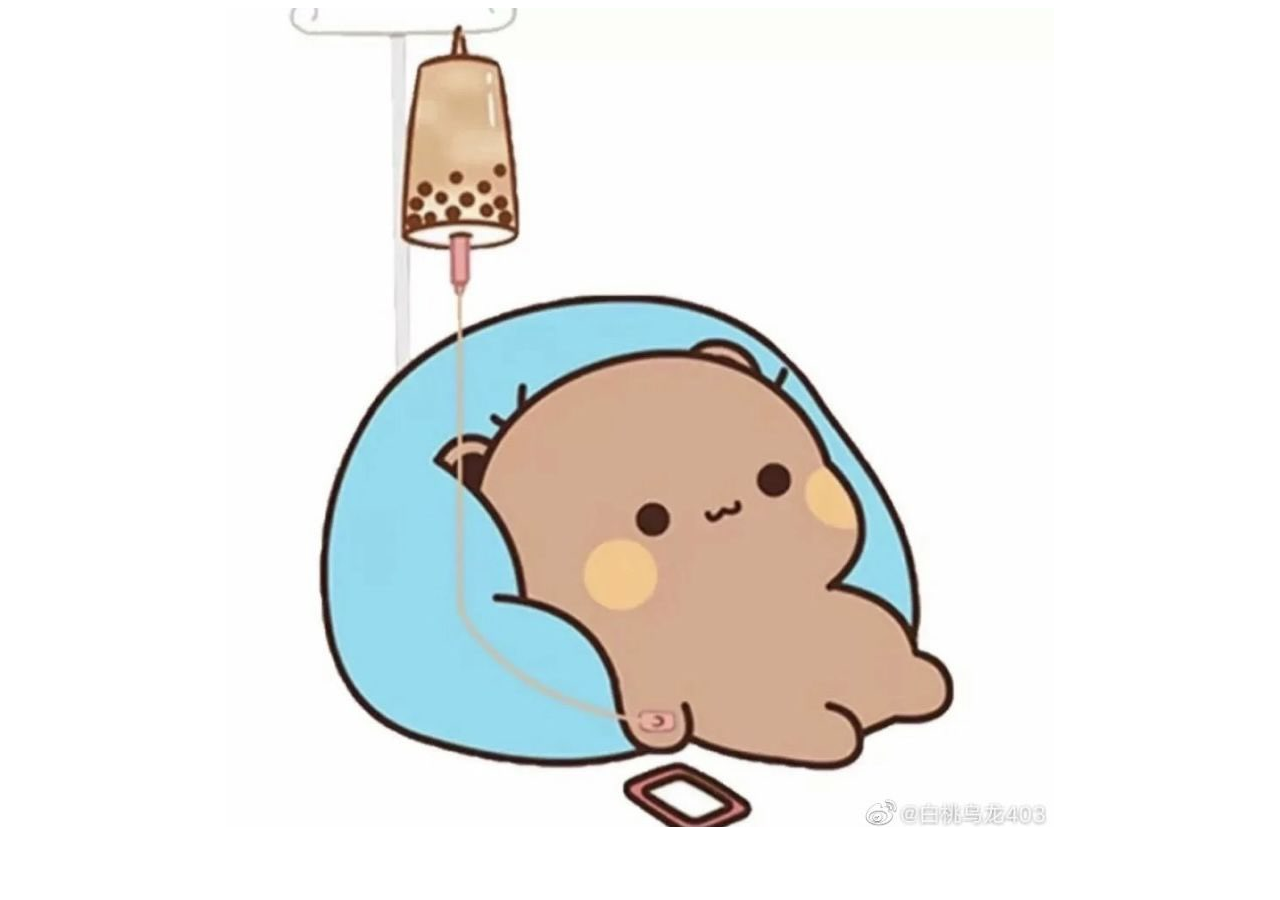
<file: index.html>
<!DOCTYPE html>
<!--[if lt IE 7]>      <html class="no-js lt-ie9 lt-ie8 lt-ie7"> <![endif]-->
<!--[if IE 7]>         <html class="no-js lt-ie9 lt-ie8"> <![endif]-->
<!--[if IE 8]>         <html class="no-js lt-ie9"> <![endif]-->
<!--[if gt IE 8]>      <html class="no-js"> <!--<![endif]-->
<html>
    <head>
        <meta charset="utf-8">
        <meta http-equiv="X-UA-Compatible" content="IE=edge">
        <title></title>
        <meta name="description" content="">
        <meta name="viewport" content="width=device-width, initial-scale=1">
        <link rel="stylesheet" href="">
    </head>
    <body>
        <!--[if lt IE 7]>
            <p class="browsehappy">You are using an <strong>outdated</strong> browser. Please <a href="#">upgrade your browser</a> to improve your experience.</p>
        <![endif]-->
        <img style="margin:auto;display:block;" src="bearboba.png">
        
        <script src="" async defer></script>
    </body>
</html>
</file>
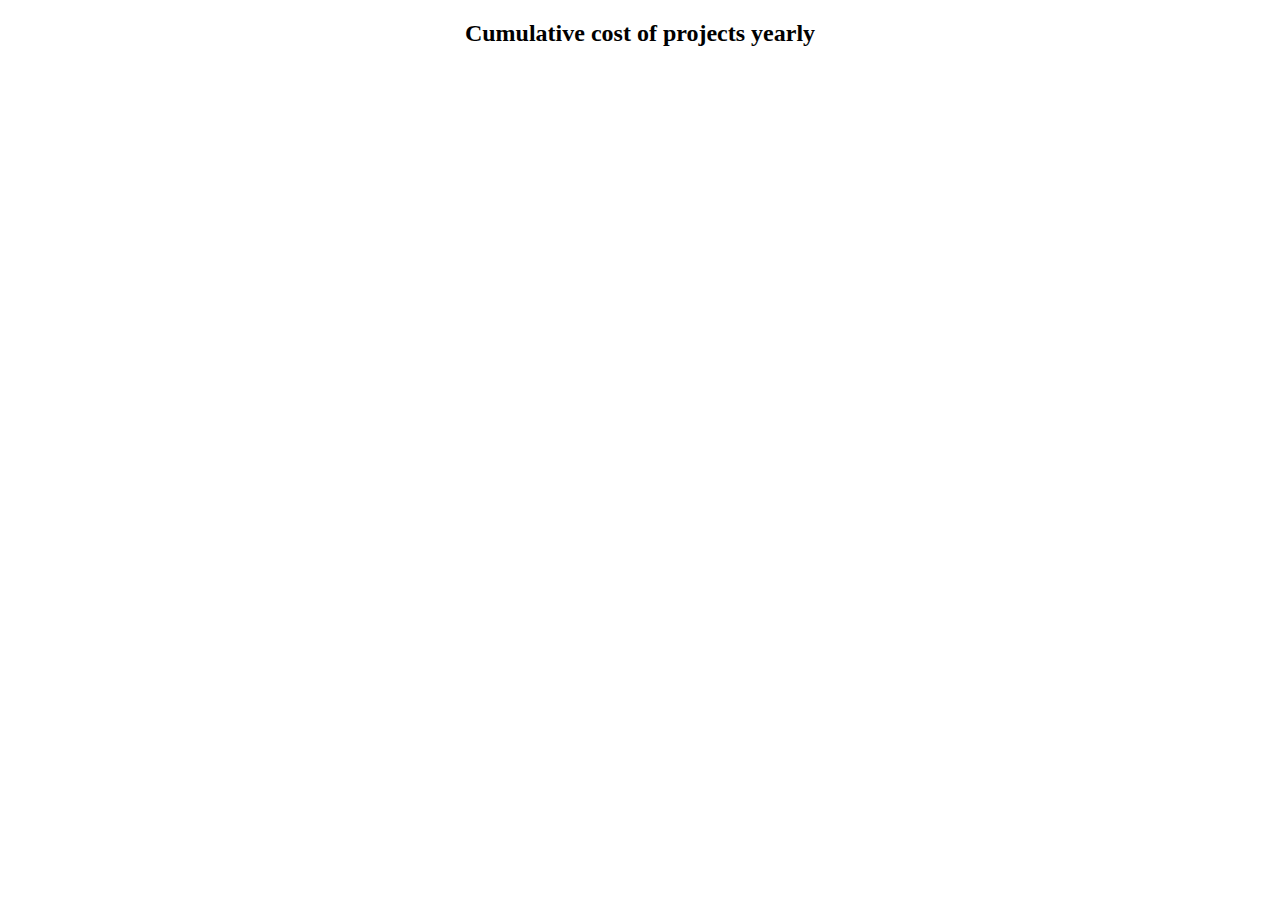
<file: design1/index.html>
<!DOCTYPE html>
<!--[if lt IE 7]>      <html class="no-js lt-ie9 lt-ie8 lt-ie7"> <![endif]-->
<!--[if IE 7]>         <html class="no-js lt-ie9 lt-ie8"> <![endif]-->
<!--[if IE 8]>         <html class="no-js lt-ie9"> <![endif]-->
<!--[if gt IE 8]>      <html class="no-js"> <!--<![endif]-->
<html>
    <head>
        <meta charset="utf-8">
        <meta http-equiv="X-UA-Compatible" content="IE=edge">
        <title></title>
        <meta name="description" content="">
        <meta name="viewport" content="width=device-width, initial-scale=1">
        <link rel="stylesheet" href="">
        <script src="https://d3js.org/d3.v6.js"></script>
        <link rel="stylesheet" href="style.css">


    </head>
    <body>
        <!--[if lt IE 7]>
            <p class="browsehappy">You are using an <strong>outdated</strong> browser. Please <a href="#">upgrade your browser</a> to improve your experience.</p>
        <![endif]-->
        <h2 id="title">Cumulative cost of projects yearly</h2>
        <div id = "svg-container" >

        </div>

    </body>
    
    <script>

        Promise.all([
            d3.csv("transitdata.csv"),
        ]).then(showData);

        // Get the data
        function showData(dataSources) {
            // set the dimensions and margins of the graph
            var margin = {top: 20, right: 75, bottom: 30, left: 75},
                width = 1360 - margin.left - margin.right,
                height = 760 - margin.top - margin.bottom;

            // append the svg object to the body of the page
            // appends a 'group' element to 'svg'
            // moves the 'group' element to the top left margin
            var svg = d3.select("#svg-container").append("svg")
                .attr("width", width + margin.left + margin.right)
                .attr("height", height + margin.top + margin.bottom)
                .append("g")
                .attr("transform",
                    "translate(" + margin.left + "," + margin.top + ")");
            var data = dataSources[0];

            console.log("Data has loaded")
            console.log(data)



            // set the ranges
            var x = d3.scaleTime().range([0, width]);
            var y = d3.scaleLinear().range([height, 0]);

            // define the 1st line
            var valueline = d3.line()
                .curve(d3.curveBumpX)
                .x(function(d) { 
                    return x(d.year)
                })
                .y(function(d) { 
                    return y(d.cost_year)
                })
                // .x(function(d) { return x(d.date); })
                // .y(function(d) { return y(d.close); });

            // define the 2nd line
            // var valueline2 = d3.line()
            //     .x(function(d) { return x(d.year)})
            //     .y(function(d) { return y(d.real_cost)})
            //     // .x(function(d) { return x(d.date); })
            //     // .y(function(d) { return y(d.open); });
            
            function sortByYearAscending(a, b) {
                // Dates will be cast to numbers automagically:
                return a.start_year - b.start_year;
            }

            // format the data
            data.forEach(function(d) {
                // d.date = parseTime(d.date);
                // d.close = +d.close;
                // d.open = +d.open;
                d.year = +d.year
                d.start_year = +d.start_year
                d.end_year = +d.end_year
                d.finish_year = +d.year
                d.cost = +d.cost
                d.real_cost = +d.real_cost
                d.stations = +d.stations
                d.cost_km_millions = +d.cost_km_millions
                d.city = d.city
                d.line = d.line
            });

            data = data.sort(sortByYearAscending);
            //console.log(data)


            // calculate the cost per year for the project
            for (let ind in data) {
                // console.log(data[ind])

                // ignore the last column
                if ("columns".includes(ind)) {
                    continue;
                }
                let obj = data[ind];
                // console.log("Obj is:");
                // console.log(obj)
                let amtOfYear = obj.end_year - obj.start_year;

                let cost = obj.cost;
 
                let cost_per_year = cost / amtOfYear;
                if (!isNaN(cost_per_year)) {
                    // console.log(`cost per year is ${cost_per_year}`);

                    data[ind]["cost_per_year"] = cost_per_year;
                } else {
                    data[ind]["cost_per_year"] = NaN;
                }

            }

            // console.log(data)
            var yearlyCost = {}
            for (let ind in data) {
                
                let obj = data[ind];
                // console.log(yearlyCost)
                // console.log(obj.city)
                // console.log(obj.cost_per_year)
                
                if (yearlyCost[obj.city] === undefined) {
                    yearlyCost[obj.city] = {}
                } 

                if (!isNaN(obj.cost_per_year)) {
                    for (let i = obj.start_year; i <= obj.end_year; i++) {
                        if ((yearlyCost[obj.city][i]) === undefined) {
                            yearlyCost[obj.city][i] = {};
                        }
                        yearlyCost[obj.city][i][obj.line] = obj.cost_per_year;

                        if (yearlyCost[obj.city][i]['cumulative'] === undefined) {
                            yearlyCost[obj.city][i]['cumulative'] = 0;
                        }
                        // console.log(`Set city ${obj.city} year ${i} cost/y ${obj.cost_per_year}`)
                        yearlyCost[obj.city][i]['cumulative'] += obj.cost_per_year
                    }
                }

            }
            console.log("yearly cost:")
            console.log(yearlyCost)

            // find the max val to set the range of the graph
            var maxYearlyCost = 0;
            for (city in yearlyCost) {
                if (city !== undefined) {
                    buildYearCost(city)
                } 
            }

            // calculate the cumulative cost per year of projects in each city
            // arr = {beijing: {2011: val, 2012: val2, 2013: val3}, guangzhou: {...}}
            function buildYearCost(city_requested) {

                var year_to_yearlyCost = []
                // build array
                for (let year in yearlyCost[city_requested]) {
                    // console.log(year)
                    let build = {
                        "year": year,
                        "cost_year": yearlyCost[city_requested][year]['cumulative'],
                        "lines": yearlyCost[city_requested][year],
                        "city": city_requested
                    }
                    year_to_yearlyCost.push(build)
                    // console.log(build)
                }
                let value = Math.max.apply(Math, year_to_yearlyCost.map(function(o) { return o.cost_year; }));
                if (value > maxYearlyCost) {
                    maxYearlyCost = value;
                }

                // console.log(year_to_yearlyCost)
                return year_to_yearlyCost
            }


            // Scale the range of the data
            x.domain([d3.min(data, function(d){return Math.min(d.start_year)}), d3.max(data, function(d){return Math.max(d.end_year)})]);
            y.domain([0, d3.max(data, function(d) {return Math.max(d.cost, maxYearlyCost); })]);



            function buildPath(city_name) {
                const cityEnum = {"Beijing":"red", "Shenzhen":"blue", "Guangzhou":"black", "Shanghai":"green", "Wuhan":"orange"}
                // Add the valueline path.
                var city_path = svg.append("path")
                    .data([buildYearCost(city_name)])
                    .attr("class", "line " + city_name)
                    .style("stroke", cityEnum[city_name])
                    .attr("d", valueline)


                // Variable to Hold Total Length
                var totalLength = city_path.node().getTotalLength();
                            // Set Properties of Dash Array and Dash Offset and initiate Transition
                city_path
                    .attr("stroke-dasharray", totalLength + " " + totalLength)
                    .attr("stroke-dashoffset", totalLength)
                    .transition() // Call Transition Method
                    .duration(5000) // Set Duration timing (ms)
                    .ease(d3.easeLinear) // Set Easing option
                    .attr("stroke-dashoffset", 0) // Set final value of dash-offset for transition
            }

            buildPath("Beijing");

            buildPath("Shenzhen");

            buildPath("Guangzhou");

            buildPath("Shanghai");

            buildPath("Wuhan");

            // Add the valueline2 path.
            // svg.append("path")
            //     .data([data])
            //     .attr("class", "line")
            //     .style("stroke", "red")
            //     .attr("d", valueline2);

            // Add the X Axis
            svg.append("g")
                .attr("transform", "translate(0," + height + ")")
                .call(
                    d3.axisBottom(x)
                    .tickFormat(d3.format("d"))
                    );

            // Add the Y Axis
            svg.append("g")
                .call(
                    d3.axisLeft(y)
                    .tickFormat(d3.format("d"))
                    );

            // create a tooltip
            var Tooltip = d3.select("body")
            .append("div")
            .style("opacity", 1)
            .attr("class", "tooltip")
            .style("background-color", "white")
            .style("border", "solid")
            .style("border-width", "2px")
            .style("border-radius", "5px")
            .style("padding", "5px")
            .style("position", "absolute")

            var mouseover = function(d) {
                console.log("moused over")
                console.log(d)
                let city_name = this.classList[1]
                d3.selectAll(".line."+city_name).style("stroke-width", 5)
                console.log(".line."+city_name)
                d3.selectAll(".pin."+city_name).style("r", 5)


                Tooltip
                //.style("opacity", 1)
                .attr("display", "block !important")
                .style("opacity", 1)

            }

            var mousemove = function(d) {
                console.log("mouse moving")

                console.log(d.path[0].__data__)
                let obj = d.path[0].__data__;

                let city_name = obj.city;
                let year = obj.year;
                let cost_year = obj.cost_year;

                let lines = obj.lines;
                console.log(lines)

                let markup = "";
                for (line in lines) {
                    if (line.includes("cumulative")) {
                        continue;
                    }
                    console.log(line)
                    let builder = `${line} : ¥${Math.floor(lines[line])}mm<br>`
                    markup += builder;
                }

                Tooltip
                .html("Cumulative Cost/Year of Projects in "
                + city_name + "<br>"
                + "Year: " + year + "<br>Total: ¥" + Math.ceil(cost_year) + "mm<br>"
                + markup
                )
                .style("left", (d3.pointer(event)[0]-50) + "px")
                .style("top", (d3.pointer(event)[1]+100) + "px")
            }
            
            var mouseleave = function(d) {
                console.log("mouse left")
                console.log(d)
                let city_name = this.classList[1]
                console.log(".line."+city_name)

                d3.selectAll(".line."+city_name).style("stroke-width", 2);
                d3.selectAll(".pin."+city_name).style("r", 3)

                Tooltip
                .attr("display", "none !important")
                .style("opacity", 0)
                //.style("display", 0)
                // d3.select(this)
                // .style("stroke", "none")
                // .style("opacity", 0.8)
            }

            // Add the scatterplot

            function plotPoints(city_name) {
                let citypoints = svg.selectAll("dot")
                .data(buildYearCost(city_name))
                .enter().append("circle")
                .attr("r", 3)
                .attr("cx", function(d) { return x(d.year); })
                .attr("cy", function(d) { return y(d.cost_year); })
                .attr("id", "circleCustomTooltip")
                .on("mouseover", mouseover)
                .on("mousemove", mousemove)
                .on("mouseleave", mouseleave)

                citypoints.attr("class", "pin " + city_name);

                // citypoints.each(function(d) {
                //     this.classList.add("year_" + d.year);
                // })
                // citypoints.each(function(d) {
                //     this.classList.add("costyear_" + d.cost_year);
                // })
            }


            plotPoints("Beijing");
            
            plotPoints("Shenzhen");

            plotPoints("Guangzhou");

            plotPoints("Shanghai");

            plotPoints("Wuhan");

            // console.log(beijing)
            // let group = beijing._groups[0];
            // console.log(group)
            // let lastchild = group[group.length - 1]
            // console.log(lastchild)

            svg.append("text")
            .attr("x", 1080.357142857143 + 40)
            .attr("y", 527.5667227163467)
            .attr("dy", ".35em")
            .attr("text-anchor","middle")
            .style("fill", "red")
            .style("position", "absolute")
            .style("font-weight", "bold")
            .style("stroke", "black")
            .style("stroke-width", ".5")
            .text("Beijing");

            svg.append("text")
            .attr("x", 1210 + 40)
            .attr("y", 700.5844911542787)
            .attr("dy", ".35em")
            .attr("text-anchor","middle")
            .style("fill", "blue")
            .style("position", "absolute")
            .style("font-weight", "bold")
            .style("stroke", "black")
            .style("stroke-width", ".5")
            .text("Shenzhen");

            svg.append("text")
            .attr("x", 1210 + 40)
            .attr("y", 634.0136937269431)
            .attr("dy", ".35em")
            .attr("text-anchor","middle")
            .style("fill", "green")
            .style("position", "absolute")
            .style("font-weight", "bold")
            .style("stroke", "black")
            .style("stroke-width", ".5")
            .text("Shanghai");

            svg.append("text")
            .attr("x", 1123.5714285714287 + 50)
            .attr("y", 643.3589942237544)
            .attr("dy", ".35em")
            .attr("text-anchor","middle")
            .style("fill", "black")
            .style("position", "absolute")
            .style("font-weight", "bold")
            .style("stroke", "black")
            .style("stroke-width", ".5")
            .text("Guangzhou");

            svg.append("text")
            .attr("x", 1166.7857142857142 + 40)
            .attr("y", 571.5116598712395)
            .attr("dy", ".35em")
            .attr("text-anchor","middle")
            .style("fill", "orange")
            .style("position", "absolute")
            .style("font-weight", "bold")
            .style("stroke", "black")
            .style("stroke-width", ".5")
            .text("Wuhan");

        }


    </script>
</html>
</file>
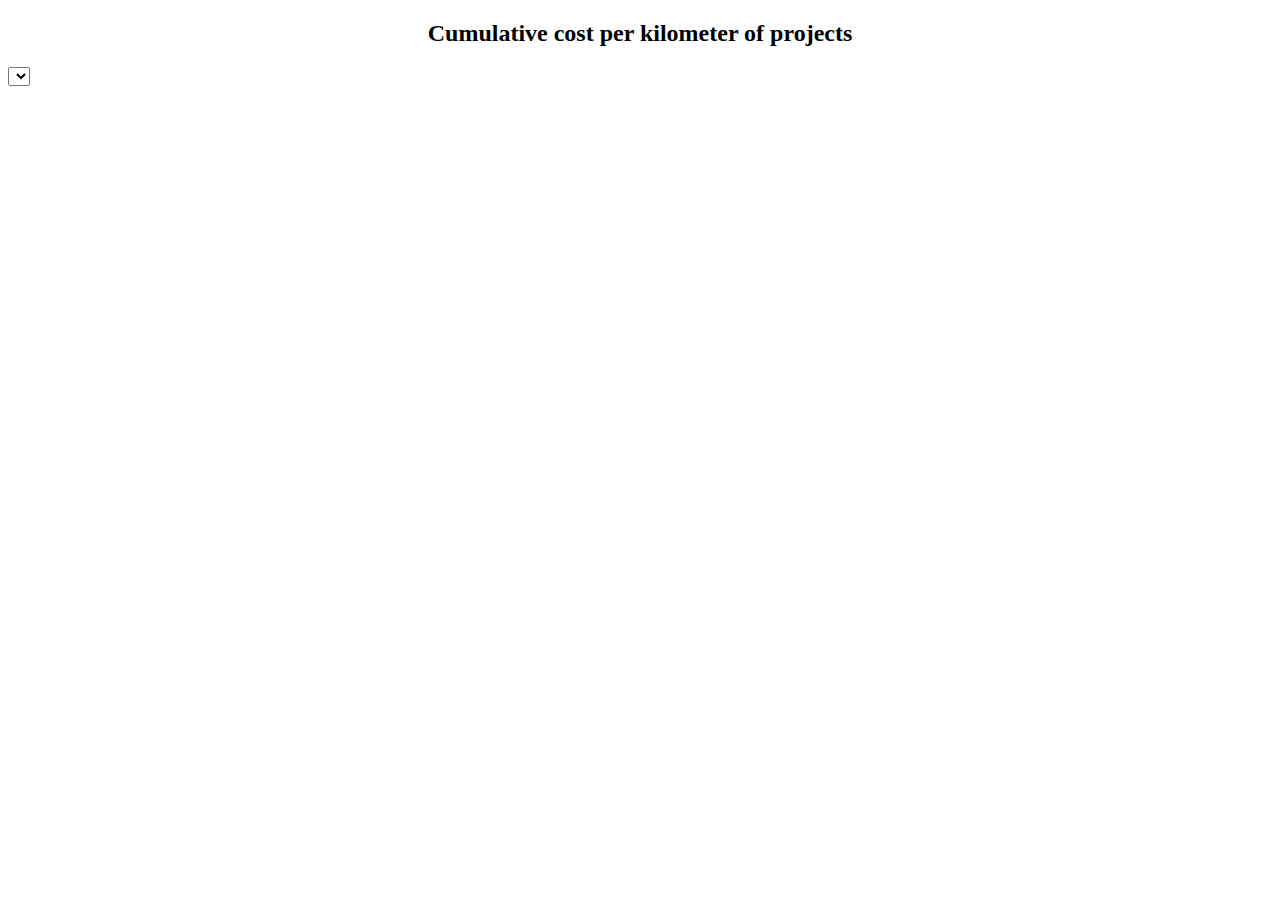
<file: design2/index.html>
<!DOCTYPE html>
<!--[if lt IE 7]>      <html class="no-js lt-ie9 lt-ie8 lt-ie7"> <![endif]-->
<!--[if IE 7]>         <html class="no-js lt-ie9 lt-ie8"> <![endif]-->
<!--[if IE 8]>         <html class="no-js lt-ie9"> <![endif]-->
<!--[if gt IE 8]>      <html class="no-js"> <!--<![endif]-->
<html>

<head>
    <meta charset="utf-8">
    <meta http-equiv="X-UA-Compatible" content="IE=edge">
    <title></title>
    <meta name="description" content="">
    <meta name="viewport" content="width=device-width, initial-scale=1">
    <link rel="stylesheet" href="">
    <script src="https://d3js.org/d3.v6.js"></script>
    <link rel="stylesheet" href="style.css">


</head>

<body>
    <!--[if lt IE 7]>
            <p class="browsehappy">You are using an <strong>outdated</strong> browser. Please <a href="#">upgrade your browser</a> to improve your experience.</p>
        <![endif]-->
    <h2 id="title">Cumulative cost per kilometer of projects</h2>
    <select id="selectButton"></select>
    <div id="svg-container">
    </div>

</body>

<script>
    Promise.all([
        d3.csv("transitdata.csv"),
    ]).then(showData);

    // Get the data
    function showData(dataSources) {
        // set the dimensions and margins of the graph
        var margin = {
                top: 20,
                right: 75,
                bottom: 30,
                left: 75
            },
            width = 1360 - margin.left - margin.right,
            height = 760 - margin.top - margin.bottom;

        // append the svg object to the body of the page
        // appends a 'group' element to 'svg'
        // moves the 'group' element to the top left margin
        var svg = d3.select("#svg-container").append("svg")
            .attr("width", width + margin.left + margin.right)
            .attr("height", height + margin.top + margin.bottom)
            .append("g")
            .attr("transform",
                "translate(" + margin.left + "," + margin.top + ")");
        var data = dataSources[0];

        console.log("Data has loaded")
        console.log(data)

        // Build the selector
        function onlyUnique(value, index, self) {
            return self.indexOf(value) === index;
        }
        var allGroup = d3.map(data, function (d) {
            return d.city
        })
        // Unique keys
        var keys = allGroup.filter(onlyUnique);

        // default select
        let selection = keys[0]

        // console.log(keys)
        // add the options to the button
        d3.select("#selectButton")
            .selectAll('myOptions')
            .data(keys)
            .enter()
            .append('option')
            .attr("id", "dropdown")
            .text(function (d) {
                return d;
            }) // text showed in the menu
            .attr("value", function (d) {
                return d;
            }) // corresponding value returned by the button

        var myColor = d3.scaleOrdinal()
            .domain(keys)
            .range(d3.schemeSet2);

        function updateLine(selection) {
            d3.selectAll(".pin").style("opacity", 0)

            d3.selectAll(".pin."+selection).style("opacity", 1)

            d3.selectAll(".line")
                .style("opacity", 0.2)

            d3.selectAll(".line." + selection)
                .style("opacity", 1)

            d3.selectAll(".line").style("stroke-width", 2)

            d3.selectAll(".line." + selection).style("stroke-width", 4)
        }

        d3.select("#selectButton")
            .style("left", "500px")
            .style("top", "50px")
            .style("position", "absolute")
            .style("display", "block")
            .on("change", function (d) {

                let index = d.target.options.selectedIndex;
                selection = keys[index];
                // console.log(selection)

                // console.log("This is the data we have for your selection")
                // console.log(projectByCity[selection])

                updateLine(selection);

            })



        // set the ranges
        var x = d3.scaleTime().range([0, width]);
        var y = d3.scaleLinear().range([height, 0]);

        // define the 1st line
        var valueline = d3.line()
            .curve(d3.curveMonotoneY)
            .x(function (d) {
                return x(d.year)
            })
            .y(function (d) {
                return y(d.costperkm_year)
            })
        // .curve(d3.curveBumpX)
        // .x(function(d) { 
        //     return x(d.year)
        // })
        // .y(function(d) { 
        //     return y(d.cost_year)
        // })


        // define the 2nd line
        // var valueline2 = d3.line()
        //     .x(function(d) { return x(d.year)})
        //     .y(function(d) { return y(d.real_cost)})
        //     // .x(function(d) { return x(d.date); })
        //     // .y(function(d) { return y(d.open); });

        function sortByYearAscending(a, b) {
            // Dates will be cast to numbers automagically:
            return a.start_year - b.start_year;
        }

        // format the data
        data.forEach(function (d) {
            // d.date = parseTime(d.date);
            // d.close = +d.close;
            // d.open = +d.open;
            d.year = +d.year
            d.start_year = +d.start_year
            d.end_year = +d.end_year
            d.finish_year = +d.year
            d.cost = +d.cost
            d.real_cost = +d.real_cost
            d.stations = +d.stations
            d.cost_km_millions = +d.cost_km_millions
            d.city = d.city
            d.line = d.line
        });

        data = data.sort(sortByYearAscending);
        //console.log(data)


        // ===== Calculate the cost of a project per year (cost/total years)
        // calculate the cost per year for the project
        for (let ind in data) {
            // console.log(data[ind])

            // ignore the last column
            if ("columns".includes(ind)) {
                continue;
            }
            let obj = data[ind];
            // console.log("Obj is:");
            // console.log(obj)
            let amtOfYear = obj.end_year - obj.start_year;

            let cost = obj.cost;

            let cost_per_year = cost / amtOfYear;
            if (!isNaN(cost_per_year)) {
                // console.log(`cost per year is ${cost_per_year}`);

                data[ind]["cost_per_year"] = cost_per_year;
            } else {
                data[ind]["cost_per_year"] = NaN;
            }
        }

        // ====== do data calculation here that will be graphed ======
        // ===== Calculate the total cost/km per year of every city
        //console.log(data)
        var yearlyCost = {}
        for (let ind in data) {

            let obj = data[ind];
            // console.log(yearlyCost)
            // console.log(obj.city)
            // console.log(obj.cost_per_year)

            if (yearlyCost[obj.city] === undefined) {
                yearlyCost[obj.city] = {}
            }

            if (!isNaN(obj.cost_km_millions)) {
                for (let i = obj.start_year; i <= obj.end_year; i++) {
                    if (yearlyCost[obj.city][i] === undefined) {
                        yearlyCost[obj.city][i] = {};
                    }
                    yearlyCost[obj.city][i][obj.line] = obj.cost_km_millions;

                    if (yearlyCost[obj.city][i]['cumulative'] === undefined) {
                        yearlyCost[obj.city][i]['cumulative'] = 0;
                    }
                    // console.log(`Set city ${obj.city} year ${i} cost/y ${obj.cost_per_year}`)
                    yearlyCost[obj.city][i]['cumulative'] += obj.cost_km_millions
                }
            }

        }
        console.log("yearly cost:")
        console.log(yearlyCost)


        // ===== adjust range of the graph just incase =====

        // find the max val to set the range of the graph
        var maxYearlyCost = 0;
        for (city in yearlyCost) {
            if (city !== undefined) {
                buildYearCost(city)
            }
        }

        // calculate the cumulative cost per year of projects in each city
        // arr = {beijing: {2011: val, 2012: val2, 2013: val3}, guangzhou: {...}}
        function buildYearCost(city_requested) {

            var year_to_yearlyCost = []
            // build array
            for (let year in yearlyCost[city_requested]) {
                // console.log(year)
                let build = {
                    "year": year,
                    "costperkm_year": yearlyCost[city_requested][year]['cumulative'],
                    "lines": yearlyCost[city_requested][year],
                    "city": city_requested
                }
                year_to_yearlyCost.push(build)
                // console.log(build)
            }
            let value = Math.max.apply(Math, year_to_yearlyCost.map(function (o) {
                return o.costperkm_year;
            }));
            if (value > maxYearlyCost) {
                maxYearlyCost = value;
            }

            console.log(year_to_yearlyCost)
            return year_to_yearlyCost
        }


        // Scale the range of the data
        x.domain([d3.min(data, function (d) {
            return Math.min(d.start_year)
        }), d3.max(data, function (d) {
            return Math.max(d.end_year)
        })]);
        // Modify this max if needed
        y.domain([0, d3.max(data, function (d) {
            return Math.max(d.cost_km_millions, maxYearlyCost);
        })]);

        function buildPath(city_name) {
            const cityEnum = {
                "Beijing": "red",
                "Shenzhen": "blue",
                "Guangzhou": "black",
                "Shanghai": "green",
                "Wuhan": "orange"
            }
            // Add the valueline path.
            var city_path = svg.append("path")
                .data([buildYearCost(city_name)])
                .attr("class", "line " + city_name)
                .style("stroke", cityEnum[city_name])
                .attr("d", valueline)


            // Variable to Hold Total Length
            var totalLength = city_path.node().getTotalLength();
            // Set Properties of Dash Array and Dash Offset and initiate Transition
            city_path
                .attr("stroke-dasharray", totalLength + " " + totalLength)
                .attr("stroke-dashoffset", totalLength)
                .transition() // Call Transition Method
                .duration(5000) // Set Duration timing (ms)
                .ease(d3.easeLinear) // Set Easing option
                .attr("stroke-dashoffset", 0) // Set final value of dash-offset for transition
        }

        buildPath("Beijing");

        buildPath("Shenzhen");

        buildPath("Guangzhou");

        buildPath("Shanghai");

        buildPath("Wuhan");

        // Add the X Axis
        svg.append("g")
            .attr("transform", "translate(0," + height + ")")
            .call(
                d3.axisBottom(x)
                .tickFormat(d3.format("d"))
            );

        // Add the Y Axis
        svg.append("g")
            .call(
                d3.axisLeft(y)
                .tickFormat(d3.format("d"))
            );

        // create a tooltip
        var Tooltip = d3.select("body")
            .append("div")
            .style("opacity", 1)
            .attr("class", "tooltip")
            .style("background-color", "white")
            .style("border", "solid")
            .style("border-width", "2px")
            .style("border-radius", "5px")
            .style("padding", "5px")
            .style("position", "absolute")

        var mouseover = function (d) {
            console.log("moused over")
            console.log(d)
            let city_name = this.classList[1];

            //console.log(".line."+city_name)

            Tooltip
                //.style("opacity", 1)
                .attr("display", "block !important")
                .style("opacity", 1)

        }

        var mousemove = function (d) {
            console.log("mouse moving")

            console.log(d.path[0].__data__)
            let obj = d.path[0].__data__;

            let city_name = obj.city;
            let year = obj.year;
            let costperkm_year = obj.costperkm_year;

            let lines = obj.lines;
            console.log(lines);

            let markup = "";
            for (line in lines) {
                if (line.includes("cumulative")) {
                    continue;
                }
                console.log(line)
                let builder = `${line} : ¥${Math.ceil(lines[line])}mm<br>`
                markup += builder;
            }


            Tooltip
                .html("Cumulative Cost/km in a Year of Projects in " +
                    city_name + "<br>" +
                    "Year: " + year + "<br>Total: ¥" + Math.ceil(costperkm_year) + "mm<br>" +
                    markup
                )
                .style("left", (d3.pointer(event)[0] - 50) + "px")
                .style("top", (d3.pointer(event)[1] + 100) + "px")
        }

        var mouseleave = function (d) {
            console.log("mouse left")
            console.log(d)
            let city_name = this.classList[1]
            // console.log(".line."+city_name)

            // d3.selectAll(".line."+city_name).style("stroke-width", 2);

            Tooltip
                .attr("display", "none !important")
                .style("opacity", 0)
            //.style("display", 0)
            // d3.select(this)
            // .style("stroke", "none")
            // .style("opacity", 0.8)
        }



        // ===== Dots on path =====
        // Add the scatterplot
        // Add the scatterplot

        function plotPoints(city_name) {
            let citypoints = svg.selectAll("dot")
                .data(buildYearCost(city_name))
                .enter().append("circle")
                .attr("r", 3)
                .attr("cx", function (d) {
                    return x(d.year);
                })
                .attr("cy", function (d) {
                    return y(d.costperkm_year);
                })
                .attr("id", "circleCustomTooltip")
                .on("mouseover", mouseover)
                .on("mousemove", mousemove)
                .on("mouseleave", mouseleave)

            citypoints.attr("class", "pin " + city_name);

            // citypoints.each(function(d) {
            //     this.classList.add("year_" + d.year);
            // })
            // citypoints.each(function(d) {
            //     this.classList.add("costyear_" + d.cost_year);
            // })
        }


        plotPoints("Beijing");

        plotPoints("Shenzhen");

        plotPoints("Guangzhou");

        plotPoints("Shanghai");

        plotPoints("Wuhan");


        d3.selectAll(".pin").style("opacity", 0);
        d3.selectAll(".pin."+selection).style("opacity", 1);

        d3.selectAll(".line")
            .style("opacity", 0.2)

        d3.selectAll(".line." + selection)
            .style("opacity", 1)

        d3.selectAll(".line." + selection).style("stroke-width", 4)


        // console.log(beijing)
        // let group = beijing._groups[0];
        // console.log(group)
        // let lastchild = group[group.length - 1]
        // console.log(lastchild)

        // Append text to the end of the graph - hardcoded because I don't have time to figure out why cx doesnt work

        svg.append("text")
            .attr("x", 1080.357142857143 + 30)
            .attr("y", 587.6134933369203)
            .attr("dy", ".35em")
            .attr("text-anchor", "middle")
            .style("fill", "red")
            .style("position", "absolute")
            .style("font-weight", "bold")
            .style("stroke", "black")
            .style("stroke-width", ".5")
            .style("pointer-events", "none")
            .text("Beijing");

        svg.append("text")
            .attr("x", 1210 + 40)
            .attr("y", 649.87432864788)
            .attr("dy", ".35em")
            .attr("text-anchor", "middle")
            .style("fill", "blue")
            .style("position", "absolute")
            .style("font-weight", "bold")
            .style("stroke", "black")
            .style("stroke-width", ".5")
            .style("pointer-events", "none")
            .text("Shenzhen");

        svg.append("text")
            .attr("x", 1210 + 40)
            .attr("y", 672.110503678225)
            .attr("dy", ".35em")
            .attr("text-anchor", "middle")
            .style("fill", "green")
            .style("position", "absolute")
            .style("font-weight", "bold")
            .style("stroke", "black")
            .style("stroke-width", ".5")
            .style("pointer-events", "none")
            .text("Shanghai");

        svg.append("text")
            .attr("x", 1123.5714285714287 - 45)
            .attr("y", 659.2381254343572 - 5)
            .attr("dy", ".35em")
            .attr("text-anchor", "middle")
            .style("fill", "black")
            .style("position", "absolute")
            .style("font-weight", "bold")
            .style("stroke", "black")
            .style("stroke-width", ".5")
            .style("pointer-events", "none")
            .text("Guangzhou");

        svg.append("text")
            .attr("x", 1166.7857142857142 + 30)
            .attr("y", 657.2780494678824)
            .attr("dy", ".35em")
            .attr("text-anchor", "middle")
            .style("fill", "orange")
            .style("position", "absolute")
            .style("font-weight", "bold")
            .style("stroke", "black")
            .style("stroke-width", ".5")
            .style("pointer-events", "none")
            .text("Wuhan");

    }
</script>

</html>
</file>
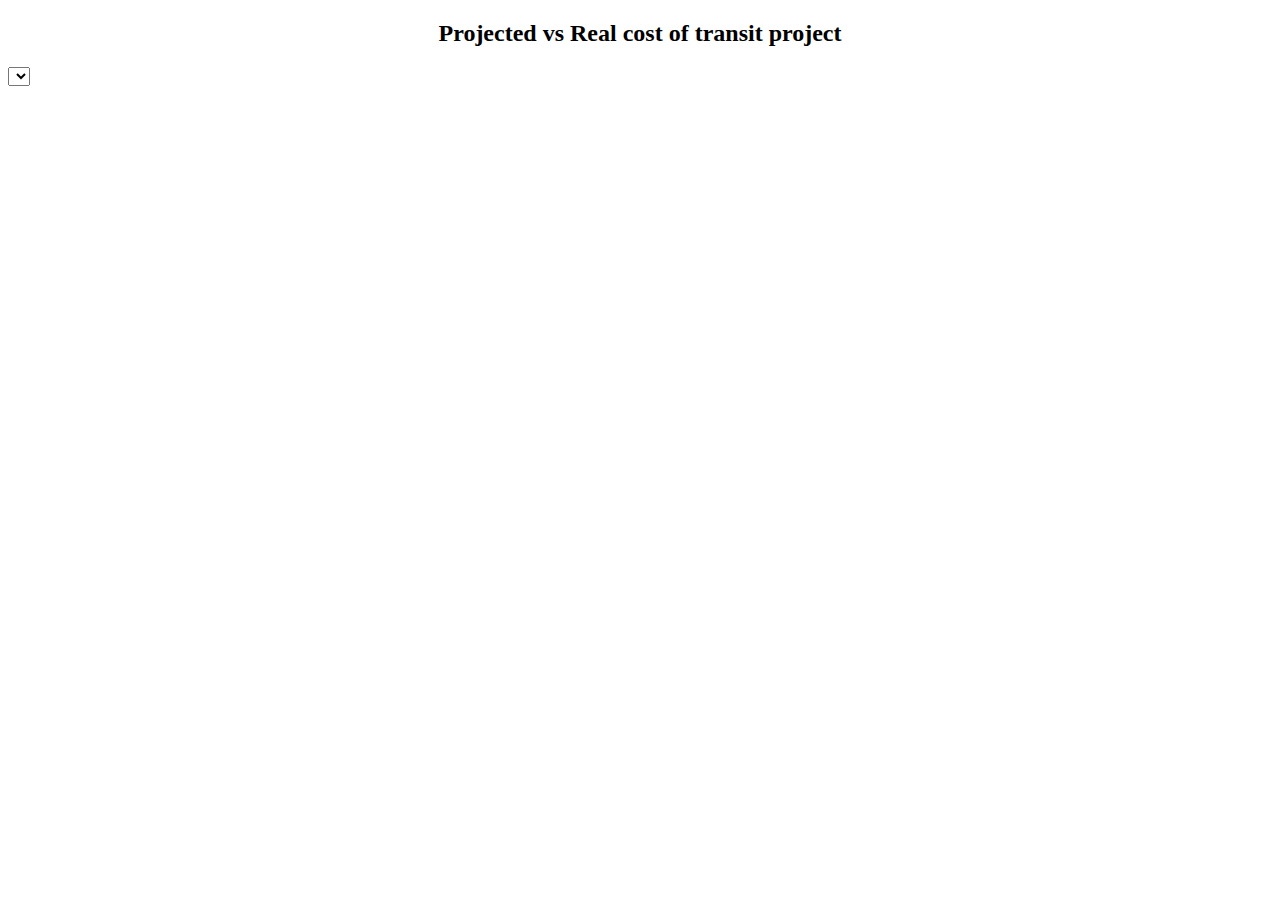
<file: design3/index.html>
<!DOCTYPE html>
<!--[if lt IE 7]>      <html class="no-js lt-ie9 lt-ie8 lt-ie7"> <![endif]-->
<!--[if IE 7]>         <html class="no-js lt-ie9 lt-ie8"> <![endif]-->
<!--[if IE 8]>         <html class="no-js lt-ie9"> <![endif]-->
<!--[if gt IE 8]>      <html class="no-js"> <!--<![endif]-->
<html>

<head>
    <meta charset="utf-8">
    <meta http-equiv="X-UA-Compatible" content="IE=edge">
    <title></title>
    <meta name="description" content="">
    <meta name="viewport" content="width=device-width, initial-scale=1">
    <link rel="stylesheet" href="">
    <script src="https://d3js.org/d3.v6.js"></script>
    <link rel="stylesheet" href="style.css">


</head>

<body>
    <!--[if lt IE 7]>
            <p class="browsehappy">You are using an <strong>outdated</strong> browser. Please <a href="#">upgrade your browser</a> to improve your experience.</p>
        <![endif]-->
    <h2 id="title">Projected vs Real cost of transit project</h2>
    <select id="selectButton"></select>
    <div id="svg-container">
    </div>

</body>

<script>
    Promise.all([
        d3.csv("transitdata.csv"),
    ]).then(showData);

    // Get the data
    function showData(dataSources) {
        // set the dimensions and margins of the graph
        var margin = {
                top: 20,
                right: 75,
                bottom: 250,
                left: 75
            },
            width = 1360 - margin.left - margin.right,
            height = 760 - margin.top - margin.bottom;

        // append the svg object to the body of the page
        // appends a 'group' element to 'svg'
        // moves the 'group' element to the top left margin
        var svg = d3.select("#svg-container").append("svg")
            .attr("width", width + margin.left + margin.right)
            .attr("height", height + margin.top + margin.bottom)
            .append("g")
            .attr("transform",
                "translate(" + margin.left + "," + margin.top + ")");
        var data = dataSources[0];

        console.log("Data has loaded")
        console.log(data)

        // Build the selector
        function onlyUnique(value, index, self) {
            return self.indexOf(value) === index;
        }
        var allGroup = d3.map(data, function (d) {
            return d.city
        })
        // Unique keys
        var keys = allGroup.filter(onlyUnique);

        // default select
        let selection = keys[0]

        // console.log(keys)
        // add the options to the button
        d3.select("#selectButton")
            .selectAll('myOptions')
            .data(keys)
            .enter()
            .append('option')
            .attr("id", "dropdown")
            .text(function (d) {
                return d;
            }) // text showed in the menu
            .attr("value", function (d) {
                return d;
            }) // corresponding value returned by the button

        var myColor = d3.scaleOrdinal()
            .domain(keys)
            .range(d3.schemeSet2);

        d3.select("#selectButton")
            .style("left", "500px")
            .style("top", "50px")
            .style("position", "absolute")
            .style("display", "block")
            .on("change", function (d) {
                let index = d.target.options.selectedIndex
                selection = keys[index]
                // console.log(selection)

                // console.log("This is the data we have for your selection")
                // console.log(projectByCity[selection])


                // need to filter for the data of a specific city, then pick and show it
                x.domain(projectByCity[selection].map(function (d) {
                    return d.line
                }));

                y.domain([0, d3.max(projectByCity[selection], function (d) {
                    return d.cost;
                })]);

                d3.selectAll(".y.axis")
                    .transition()
                    .call(d3.axisLeft(y))
                

                d3.selectAll(".x.axis")
                    .transition()
                    .call(d3.axisBottom(x))
                    .selectAll("text")
                    .style("text-anchor", "end")
                    .attr("dx", "-.8em")
                    .attr("dy", ".15em")
                    .attr("transform", "rotate(-65)");

                svg.selectAll("rect").remove();

                drawBars(projectByCity[selection]);

            })


        // set the ranges
        var x = d3.scaleBand()
            .range([0, width])
            .padding(0.1);
        var y = d3.scaleLinear().range([height, 0]);


        function sortByYearAscending(a, b) {
            // Dates will be cast to numbers automagically:
            return a.start_year - b.start_year;
        }

        function sortByCostAscending(a, b) {
            // Dates will be cast to numbers automagically:
            return a.cost - b.cost;
        }

        // ===== Data Transformation =====
        data.forEach(function (d) {
            // d.date = parseTime(d.date);
            // d.close = +d.close;
            // d.open = +d.open;
            d.year = +d.year
            d.start_year = +d.start_year
            d.end_year = +d.end_year
            d.finish_year = +d.year
            d.cost = +d.cost
            d.real_cost = +d.real_cost
            d.stations = +d.stations
            d.cost_km_millions = +d.cost_km_millions
            d.city = d.city
            d.line = d.line
        });

        // sort the data by cost
        data = data.sort(sortByCostAscending);
        // console.log(data)


        // ===== Calculate the cost of a project per year (cost/total years)
        // calculate the cost per year for the project
        for (let ind in data) {
            // console.log(data[ind])

            // ignore the last column
            if ("columns".includes(ind)) {
                continue;
            }
            let obj = data[ind];
            // console.log("Obj is:");
            // console.log(obj)
            let amtOfYear = obj.end_year - obj.start_year;

            let cost = obj.cost;

            let cost_per_year = cost / amtOfYear;
            if (!isNaN(cost_per_year)) {
                // console.log(`cost per year is ${cost_per_year}`);

                data[ind]["cost_per_year"] = cost_per_year;
            } else {
                data[ind]["cost_per_year"] = NaN;
            }
        }

        // ====== do data calculation here that will be graphed ======
        // Just a basic bar graph for now, thinking of what to do here...
        var projectByCity = {}
        for (let ind in data) {
            let obj = data[ind];
            console.log(obj.city)
            console.log(obj.cost)

            if (projectByCity[obj.city] === undefined) {
                projectByCity[obj.city] = []
            }

            if (!isNaN(obj.cost)) {
                // console.log(`Set city ${obj.city} year ${i} cost/y ${obj.cost_per_year}`)
                projectByCity[obj.city].push(obj)
            }

        }
        console.log("projects by city:")
        console.log(projectByCity)


        // Scale the range of the data
        x.domain(projectByCity[selection].map(function (d) {
            return d.line
        }));
        // Modify this max if needed
        y.domain([0, d3.max(data, function (d) {
            return d.cost;
        })]);

        function drawBars(data) {

            var mouseover = function (d) {
                console.log("moused over")
                console.log(d)

                Tooltip
                    //.style("opacity", 1)
                    .attr("display", "block !important")
                    .style("opacity", 1)

            }

            var mousemove = function (d) {
                console.log("mouse moving")
                let rectdata = d3.select(this)._groups[0][0].__data__;
                console.log(rectdata)
                //console.log(projectByCity[selection])
                let project_name = rectdata.line
                let start_year = rectdata.start_year
                let finish_year = rectdata.finish_year
                let cost = rectdata.cost
                let real_cost = rectdata.real_cost


                Tooltip
                    .html(
                        `
                        Project Name: ${project_name}<br>
                        Start Year: ${start_year}<br>
                        End Year: ${finish_year}<br>
                        Projected Cost: ¥${Math.floor(cost)}mm<br>
                        Actual Cost: ¥${Math.floor(real_cost)}mm<br>
                        Amount Overestimated: ¥${Math.floor(cost - real_cost)}mm<br>
                        Percentage of cost used: ${Math.floor(real_cost/cost * 100)}%<br>
                        `
                    
                    
                    )
                    .style("left", (d3.pointer(event)[0] + 250) + "px")
                    .style("top", (d3.pointer(event)[1] - 90) + "px")
            }

            var mouseleave = function (d) {
                console.log("mouse left")
                console.log(d)


                Tooltip
                    .attr("display", "none !important")
                    .style("opacity", 0)
            }


            let bar_cost = svg.selectAll(".bar")
                .data(projectByCity[selection])
                .enter()
                .append("rect")
                .on("mouseover", mouseover)
                .on("mousemove", mousemove)
                .on("mouseleave", mouseleave)
                .classed("cost", true)
                .attr("fill", "#003f5c")
                .attr("width", x.bandwidth())
                .attr("x", function (d, i) {
                    return x(d.line);
                })
                .attr("y", d => {
                    return height
                })
                .attr("height", 0)
                .transition()
                .duration(300)
                .delay(function (d, i) {
                    return i * 50
                })
                .attr("y", d => {
                    return y(d.cost)
                })
                .attr("height", d => {
                    return height - y(d.cost);
                })


            let bar_realcost = svg.selectAll(".bar")
                .data(projectByCity[selection])
                .enter()
                .append("rect")
                .on("mouseover", mouseover)
                .on("mousemove", mousemove)
                .on("mouseleave", mouseleave)
                .classed("real_cost", true)
                .attr("fill", "#ff6361")
                .attr("width", x.bandwidth())
                .attr("x", function (d, i) {
                    return x(d.line);
                })
                .attr("y", d => {
                    return height
                })
                .attr("height", 0)
                .transition()
                .duration(300)
                .delay(function (d, i) {
                    return i * 50
                })
                .attr("y", d => {
                    return y(d.real_cost)
                })
                .attr("height", d => {
                    return height - y(d.real_cost);
                })

        }

        // ===== Bars ======

        // starting bar
        // selection by default is at 0, beijing typically loaded
        drawBars(projectByCity[selection]);


        // Add the X Axis
        svg.append("g")
            .attr("class", "x axis")
            .attr("transform", "translate(0," + height + ")")
            .call(d3.axisBottom(x))
            .selectAll("text")
            .style("text-anchor", "end")
            .attr("dx", "-.8em")
            .attr("dy", ".15em")
            .attr("transform", "rotate(-65)");

        // Add the Y Axis
        svg.append("g")
            .attr("class", "y axis")
            .call(d3.axisLeft(y));
        
        // text label for x axis
        svg.append("text")             
                .attr("transform",
                        "translate(" + (width/2) + " ," + 
                                    (height + margin.bottom) + ")")
                .style("text-anchor", "middle")
                .text("Transit Line Name");
        
                // text label for the y axis
        svg.append("text")
            .attr("transform", "rotate(-90)")
            .attr("y", 0 - margin.left)
            .attr("x",0 - (height / 2))
            .attr("dy", "1em")
            .style("text-anchor", "middle")
            .text("Cost in Millions of RMB");      


        // create a tooltip
        var Tooltip = d3.select("body")
            .append("div")
            .style("opacity", 1)
            .attr("class", "tooltip")
            .style("background-color", "white")
            .style("border", "solid")
            .style("border-width", "2px")
            .style("border-radius", "5px")
            .style("padding", "5px")
            .style("position", "absolute")


        // var mouseover = function(d) {
        //     console.log("moused over")
        //     console.log(d)
        //     let city_name = this.classList[1];

        //     d3.selectAll(".line").style("stroke-width", 2)
        //     d3.selectAll(".line."+city_name).style("stroke-width", 5)
        //     //console.log(".line."+city_name)

        //     d3.selectAll(".line")
        //     .style("opacity", 0.2)

        //     d3.selectAll(".line."+city_name)
        //     .style("opacity", 1)


        //     Tooltip
        //     //.style("opacity", 1)
        //     .attr("display", "block !important")
        //     .style("opacity", 1)

        // }

        // var mousemove = function(d) {
        //     console.log("mouse moving")

        //     console.log(this.classList)
        //     let city_name = this.classList[1]
        //     let year = this.classList[2].split("_")[1]
        //     let costperkm_year = this.classList[3].split("_")[1]


        //     Tooltip
        //     .html("Cumulative Cost/km in a Year of Projects in "
        //     + city_name + "<br>"
        //     + "Year: " + year + "<br>Total: ¥" + Math.ceil(costperkm_year) + "mm<br>"
        //     + "Add breakdown from responsible stations if enough time...<br>")
        //     .style("left", (d3.pointer(event)[0]-50) + "px")
        //     .style("top", (d3.pointer(event)[1]+100) + "px")
        // }

        // var mouseleave = function(d) {
        //     console.log("mouse left")
        //     console.log(d)
        //     let city_name = this.classList[1]
        //     // console.log(".line."+city_name)

        //     // d3.selectAll(".line."+city_name).style("stroke-width", 2);

        //     Tooltip
        //     .attr("display", "none !important")
        //     .style("opacity", 0)
        //     //.style("display", 0)
        //     // d3.select(this)
        //     // .style("stroke", "none")
        //     // .style("opacity", 0.8)
        // }

    }
</script>

</html>
</file>
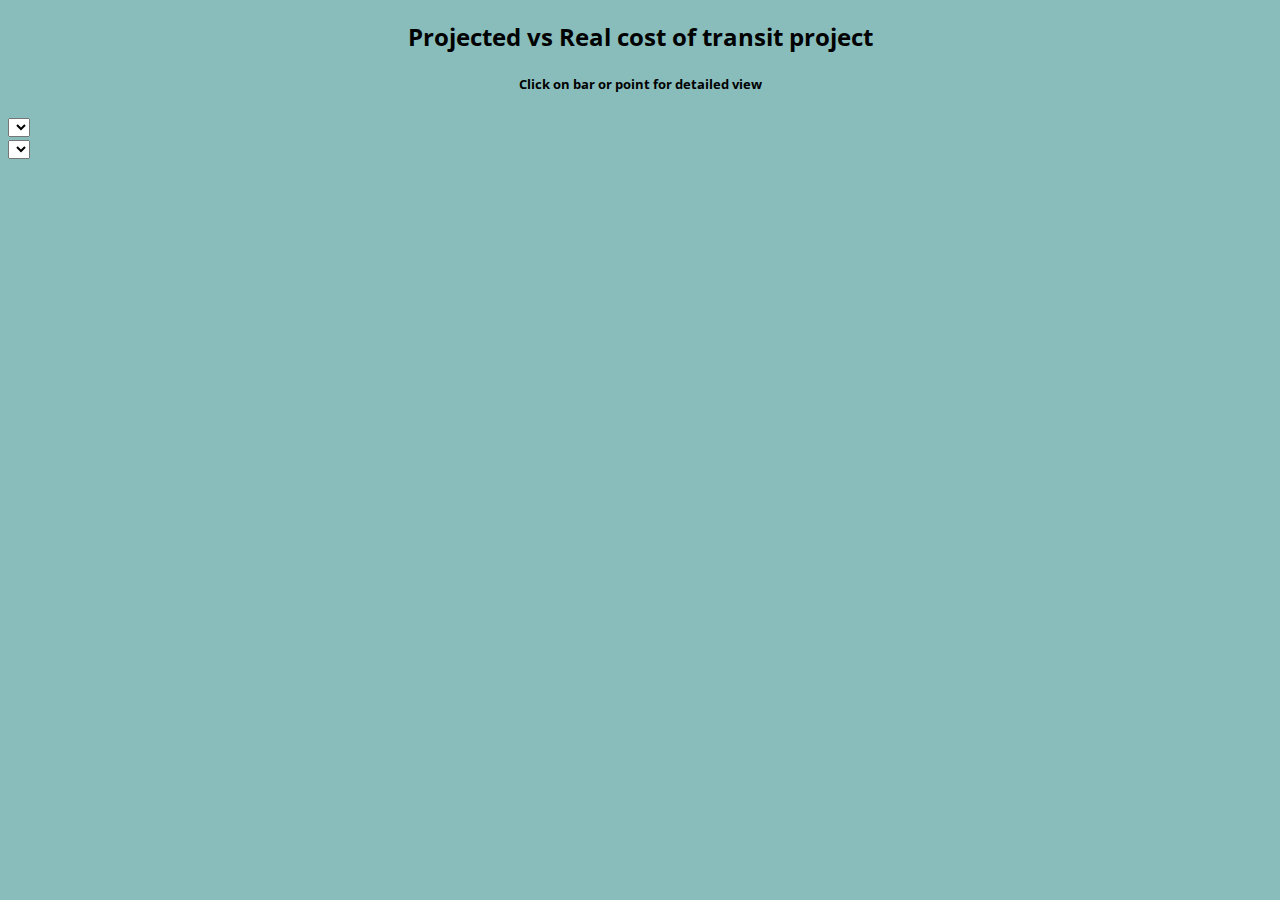
<file: project/index.html>
<!DOCTYPE html>
<!--[if lt IE 7]>      <html class="no-js lt-ie9 lt-ie8 lt-ie7"> <![endif]-->
<!--[if IE 7]>         <html class="no-js lt-ie9 lt-ie8"> <![endif]-->
<!--[if IE 8]>         <html class="no-js lt-ie9"> <![endif]-->
<!--[if gt IE 8]>      <html class="no-js"> <!--<![endif]-->
<html>

<head>
    <meta charset="utf-8">
    <meta http-equiv="X-UA-Compatible" content="IE=edge">
    <title></title>
    <meta name="description" content="">
    <meta name="viewport" content="width=device-width, initial-scale=1">
    <link rel="stylesheet" href="">
    <script src="https://d3js.org/d3.v6.js"></script>
    <link rel="stylesheet" href="style.css">
    <link rel="preconnect" href="https://fonts.gstatic.com">
    <link href="https://fonts.googleapis.com/css2?family=Open+Sans&display=swap" rel="stylesheet">


</head>

<body>
    <!--[if lt IE 7]>
            <p class="browsehappy">You are using an <strong>outdated</strong> browser. Please <a href="#">upgrade your browser</a> to improve your experience.</p>
        <![endif]-->
    <h2 id="title">Projected vs Real cost of transit project</h2>
    <h5 id="subtitle">Click on bar or point for detailed view</h4>
        <div id="selectLabel"></div>
        <select id="selectButton"></select>
        <div id="graphTypeLabel"></div>
        <select id="graphType"></select>
        <div id="barlegend"></div>
        <div id="svg-container">
        </div>

</body>

<script>
    Promise.all([
        d3.csv("transitdata.csv"),
    ]).then(showData);

    // Get the data
    function showData(dataSources) {
        // set the dimensions and margins of the graph
        var margin = {
                top: 20,
                right: 75,
                bottom: 250,
                left: 75
            },
            width = 1100 - margin.left - margin.right,
            height = 720 - margin.top - margin.bottom;

        // append the svg object to the body of the page
        // appends a 'group' element to 'svg'
        // moves the 'group' element to the top left margin
        var svg = d3.select("#svg-container").append("svg")
            .attr("width", width + margin.left + margin.right)
            .attr("height", height + margin.top + margin.bottom)
            .append("g")
            .attr("transform",
                "translate(" + margin.left + "," + margin.top + ")");
        var data = dataSources[0];

        console.log("Data has loaded")
        console.log(data)

        function hideTooltip() {
            Tooltip
                .attr("display", "none !important")
                .style("opacity", 0)

            exitButton
                .attr("display", "none !important")
                .style("opacity", 0)
        }

        function drawBarAxisLabels() {
            // text label for x axis
            svg.append("text")
                .attr("transform",
                    "translate(" + (width / 2) + " ," +
                    (height + margin.bottom) + ")")
                .style("text-anchor", "middle")
                .attr("class", "x_axis")
                .text("Transit Line Name");

            // text label for the y axis
            svg.append("text")
                .attr("transform", "rotate(-90)")
                .attr("y", 0 - margin.left)
                .attr("x", 0 - (height / 2))
                .attr("dy", "1em")
                .style("text-anchor", "middle")
                .attr("class", "x_axis")
                .text("Cost in Millions of RMB");
        }

        function drawLineAxisLabels() {
            // text label for x axis
            svg.append("text")
                .attr("transform",
                    "translate(" + (width / 2) + " ," +
                    (height + margin.bottom - 200) + ")")
                .style("text-anchor", "middle")
                .attr("class", "x_axis")
                .text("Year");

            // text label for the y axis
            svg.append("text")
                .attr("transform", "rotate(-90)")
                .attr("y", 0 - margin.left)
                .attr("x", 0 - (height / 2))
                .attr("dy", "1em")
                .style("text-anchor", "middle")
                .attr("class", "x_axis")
                .text("Cost in Millions of RMB");
        }

        // Build the selector
        function onlyUnique(value, index, self) {
            return self.indexOf(value) === index;
        }

        var allGroup = d3.map(data, function (d) {
            return d.city
        })
        // Unique keys
        var keys = allGroup.filter(onlyUnique);

        // default select
        var cityselection = keys[0]

        let graphs = ['Cost by Project', 'Cost Per Year'];

        // console.log(keys)
        // add the options to the button
        d3.select("#selectButton")
            .selectAll('myOptions')
            .data(keys)
            .enter()
            .append('option')
            .attr("id", "dropdown")
            .text(function (d) {
                return d;
            }) // text showed in the menu
            .attr("value", function (d) {
                return d;
            }) // corresponding value returned by the button

        // add the options to the button
        d3.select("#graphType")
            .selectAll('myOptions')
            .data(graphs)
            .enter()
            .append('option')
            .attr("id", "dropdown")
            .text(function (d) {
                return d;
            }) // text showed in the menu
            .attr("value", function (d) {
                return d;
            }) // corresponding value returned by the button
        var colorArray = ['#FF6633', '#FFB399', '#FF33FF', '#FFFF99', '#00B3E6',
            '#E6B333', '#3366E6', '#999966', '#99FF99', '#B34D4D',
            '#80B300', '#809900', '#E6B3B3', '#6680B3', '#66991A',
            '#FF99E6', '#CCFF1A', '#FF1A66', '#E6331A', '#33FFCC',
            '#66994D', '#B366CC', '#4D8000', '#B33300', '#CC80CC',
            '#66664D', '#991AFF', '#E666FF', '#4DB3FF', '#1AB399',
            '#E666B3', '#33991A', '#CC9999', '#B3B31A', '#00E680',
            '#4D8066', '#809980', '#E6FF80', '#1AFF33', '#999933',
            '#FF3380', '#CCCC00', '#66E64D', '#4D80CC', '#9900B3',
            '#E64D66', '#4DB380', '#FF4D4D', '#99E6E6', '#6666FF'
        ];

        var barlegend = d3.select("#barlegend")
            .append("svg")
            .attr("width", "200px")
            .attr("height", "100px")
            .style("padding", "10px")
            .style("padding-top", "10px")
            .style("padding-bottom", "20px")

        var myColor = d3.scaleOrdinal()
            .domain(keys)
            .range(colorArray);

        function drawBasedOnSelection(d) {
            let cityselect = d3.select("#selectButton");
            let cityindex = cityselect._groups[0][0].options.selectedIndex;
            cityselection = keys[cityindex]

            // console.log("This is the data we have for your selection")
            // console.log(projectByCity[selection])

            let graph = d3.select("#graphType")
            let graphindex = graph._groups[0][0].options.selectedIndex;
            let graphselection = graphs[graphindex];

            console.log("graph selection: " + graphselection);
            console.log("city selection: " + cityselection)

            Tooltip
                .attr("display", "block !important")
                .style("opacity", 0);

            exitButton
                .attr("display", "block !important")
                .style("opacity", 0);

            if (graphselection === 'Cost by Project') {
                d3.selectAll("path").remove();
                d3.selectAll("circle").remove();
                d3.selectAll(".tick").remove();
                d3.selectAll("text").remove();


                drawBarLegend();
                drawBarAxisLabels();

                d3.select(".x_axis")
                    .text("Transit Line Name")
                    .attr("transform",
                        "translate(" + (width / 2) + " ," +
                        (height + margin.bottom) + ")");

                d3.select("#title").text("Projected vs Real cost of transit project")

                x = d3.scaleBand()
                    .range([0, width])
                    .padding(0.1);
                y = d3.scaleLinear().range([height, 0]);
                // need to filter for the data of a specific city, then pick and show it
                x.domain(projectByCity[cityselection].map(function (d) {
                    return d.line
                }));

                y.domain([0, d3.max(projectByCity[cityselection], function (d) {
                    return d.cost;
                })]);

                d3.selectAll(".y.axis")
                    .transition()
                    .call(d3.axisLeft(y))


                d3.selectAll(".x.axis")
                    .transition()
                    .call(d3.axisBottom(x))
                    .selectAll("text")
                    .style("text-anchor", "end")
                    .attr("dx", "-.8em")
                    .attr("dy", ".15em")
                    .attr("transform", "rotate(-65)");

                svg.selectAll("rect").remove();

                drawBars(projectByCity[cityselection]);
            } else if (graphselection === 'Cost Per Year') {

                d3.selectAll("rect").remove();
                d3.selectAll("path").remove();
                d3.selectAll("circle").remove();
                d3.selectAll(".tick").remove();
                d3.selectAll("text").remove();

                d3.select(".x_axis")
                    .text("Year")
                    .attr("transform",
                        "translate(" + (width / 2) + " ," +
                        (height + margin.bottom - 200) + ")");;

                d3.select("#title").text("Cumulative Cost of Project spread over active years")
                drawLineAxisLabels();


                var valueline = d3.line()
                    .curve(d3.curveMonotoneY)
                    .x(function (d) {
                        return x(d.year)
                    })
                    .y(function (d) {
                        return y(d.costperkm_year)
                    });

                function plotPoints(city_name) {
                    var mouseoverpoint = function (d) {
                        console.log("moused over")
                        console.log(d)
                        let city_name = this.classList[1];
                        d3.select(this).style("cursor", "pointer").attr("r", 5); 

                        hoverTooltip
                            //.style("opacity", 1)
                            .style("display", "block")
                            .style("opacity", 1)

                    }

                    var mousemovepoint = function (d) {
                        console.log("mouse moving")

                        let obj = d.target.__data__;
                        console.log(obj)

                        let year = obj.year;
                        let costperkm_year = obj.costperkm_year;


                        hoverTooltip
                            .html("Cumulative Cost/km: ¥" + Math.ceil(costperkm_year) + "mm<br>")
                            .style("left", (d3.pointer(event)[0] - 50) + "px")
                            .style("top", (d3.pointer(event)[1] + 50) + "px")
                    }

                    var mouseleavepoint = function (d) {
                        console.log("mouse left")
                        console.log(d)
                        let city_name = this.classList[1]
                        d3.select(this).style("cursor", "default").attr("r", 3); 


                        hoverTooltip
                            .style("opacity", 0)
                            .style("display", "none")

                        //.style("display", 0)
                        // d3.select(this)
                        // .style("stroke", "none")
                        // .style("opacity", 0.8)
                    }
                    let citypoints = svg.selectAll("dot")
                        .data(buildYearCost(city_name))
                        .enter().append("circle")
                        .attr("r", 3)
                        .attr("cx", function (d) {
                            return x(d.year);
                        })
                        .attr("cy", function (d) {
                            return y(d.costperkm_year);
                        })
                        .attr("stroke-width", "5")
                        .attr("stroke", "black")
                        .on("click", circleTooltip)
                        .on("mouseover", mouseoverpoint)
                        .on("mousemove", mousemovepoint)
                        .on("mouseleave", mouseleavepoint)


                    citypoints.attr("class", "pin " + city_name);

                    // citypoints.each(function(d) {
                    //     this.classList.add("year_" + d.year);
                    // })
                    // citypoints.each(function(d) {
                    //     this.classList.add("costyear_" + d.cost_year);
                    // })
                    function circleTooltip(d) {
                        console.log("mouse click detected")
                        console.log(d)

                        console.log(d3.select(this))

                        let obj = d.target.__data__;
                        console.log(obj)

                        let city_name = obj.city;
                        let year = obj.year;
                        let costperkm_year = obj.costperkm_year;

                        let lines = obj.lines;
                        console.log(lines);

                        let markup = "";

                        Tooltip
                            .html("<center>Cumulative Cost/km in a Year of Projects in " +
                                city_name + "</center>" +
                                "<center>Year: " + year + "</center><br>" +
                                "Cumulative Cost: ¥" + Math.ceil(costperkm_year) + "mm<br>" +
                                "<div class='divider'></div>" +
                                "<span><center>Legend</center></span>" +
                                "<div id='legend'></div>" +
                                "<div class='divider'></div>" +
                                "<div id='breakdown'></div>"
                            )
                            .style("left", (1180) + "px")
                            .style("top", (100) + "px")
                            .style("padding", "10px")

                        Tooltip
                            //.style("opacity", 1)
                            .attr("display", "block !important")
                            .style("opacity", 1);

                        exitButton
                            .attr("display", "block !important")
                            .style("opacity", 1);

                        //===== Breakdown Line ======
                        var key = d3.select("#breakdown")
                            .append("svg")
                            .attr("width", 550)
                            .attr("height", 100)
                            .style("top", 70)
                            .style("left", 100)
                            .style("padding", "10px")
                            .style("padding-top", "20px")
                            .style("padding-bottom", "20px")


                        key.append("rect")
                            .attr("height", 20)
                            .attr("transform", "translate(0,10)")
                            .attr('stroke', 'black')
                            .attr('stroke-width', '2')
                            .transition("linear")
                            .duration(1000)
                            .attr("width", 500)
                            .attr("stroke", "black")
                            .attr("fill", "none")

                        let numOfProjects = Object.keys(lines).length;

                        console.log("numOfProjects = " + numOfProjects)

                        let cumulative = lines.cumulative;
                        var cumulativeoffset = 0;

                        let projectsarr = Object.keys(lines)

                        var myColor = d3.scaleOrdinal(colorArray).domain(projectsarr)

                        for (line in lines) {
                            if (line === 'cumulative') {
                                continue;
                            }
                            let percentage = lines[line] / cumulative;
                            let size = 500 * percentage;
                            console.log("calculated size of this segment is: " + size)
                            // console.log("the line used for this val is : " + line)
                            // console.log("the value taken was : " + lines[line])

                            key.append("rect")
                                .attr("height", "20")
                                .data([lines[line]])

                                .attr("transform", "translate(" + cumulativeoffset + ",10)")
                                .style("fill", lines => myColor(line))
                                .style('stroke', 'black')
                                .style('stroke-width', '1')
                                .on("mouseover", function(d){
                                    console.log("in")
                                    d3.select(this)
                                    .style("outline", "thin solid black")
                                    .style("outline-width", "2px");
                                    hoverTooltip
                                        .style("display", "block")
                                        .style("opacity", 1)
                                })
                                .on("mousemove", function(d){
                                    console.log("moving")
                                    let cumulative = d.target.__data__;
                                    hoverTooltip
                                    .html("Cumulative Cost/km: ¥" + cumulative + "mm")
                                    .style("left", (1350) + "px")
                                    .style("top", (550) + "px")
                                })
                                .on("mouseleave", function(d){
                                    console.log("out")
                                    d3.select(this)
                                    .style("outline","none");
                                    hoverTooltip
                                        .style("display", "none")
                                        .style("opacity", 0)
                                })
                                .transition("linear")
                                .duration(1000)
                                .attr("width", size)
                            
                                
                            cumulativeoffset += size;

                        }

                        // ===== Color legend =====

                        var offsetx = 20;
                        var offsety = 20;
                        var linecount = 0;
                        var leg = d3.select("#legend")
                            .append("svg")
                            .attr("width", "580px")
                            .attr("height", "300px")
                            .style("top", 20)
                            .style("left", 0)
                            .style("padding", "10px")
                            .style("padding-top", "10px")
                            .style("padding-bottom", "20px")

                        for (line in lines) {
                            if (line.includes("cumulative")) {
                                continue;
                            }
                            console.log(line)
                            if (linecount >= 8) {
                                offsetx += 260;
                                offsety = 20;
                                linecount = 0;
                            }
                            let overflow = line.split(" ")
                            if (overflow.length > 4) {
                                let newstr = "";

                                for (let i = 0; i <= 3; i++) {
                                    newstr += overflow[i] + " "
                                }
                                let newstr2 = "";
                                for (let i = 4; i <= overflow.length - 1; i++) {
                                    newstr2 += overflow[i] + " "
                                }
                                leg.append("circle").attr("cx", offsetx).attr("cy", offsety).attr("r", 10).style("fill",
                                    myColor(line))
                                leg.append("text").attr("x", offsetx + 20).attr("y", offsety).text(newstr).style(
                                    "font-size", "15px").attr("alignment-baseline", "middle")
                                offsety += 20;
                                if (newstr !== "") {
                                    leg.append("text").attr("x", offsetx + 20).attr("y", offsety).text(newstr2).style(
                                        "font-size", "15px").attr("alignment-baseline", "middle")
                                    offsety += 20;
                                }

                            } else {
                                leg.append("circle").attr("cx", offsetx).attr("cy", offsety).attr("r", 10).style("fill",
                                    myColor(line))
                                leg.append("text").attr("x", offsetx + 20).attr("y", offsety).text(line.substr(0, 30))
                                    .style("font-size", "15px").attr("alignment-baseline", "middle")
                                offsety += 30;
                            }

                            linecount++;
                        }




                        key.append("g")
                            .attr("class", "x axis")
                            .attr("transform", "translate(" + (500 / 2 - 50) + ",70)")
                            .append("text")
                            .text("Breakdown of Cost");

                        key.append("g")
                            .attr("class", "x axis")
                            .attr("transform", "translate(" + (500 / 2 - 95) + ",85)")
                            .append("text")
                            .text("Blocks rendered sequentially by list order")
                            .style("font-size", "12px");

                        key.append("g")
                            .attr("class", "x axis")
                            .attr("transform", "translate(0,45)")
                            .append("text")
                            .text("¥0mm");

                        key.append("g")
                            .attr("class", "x axis")
                            .attr("transform", "translate(450,45)")
                            .append("text")
                            .text("¥" + Math.ceil(lines.cumulative) + "mm");
                    }
                }

                function buildPath(city_name) {
                    const cityEnum = {
                        "Beijing": "red",
                        "Shenzhen": "blue",
                        "Guangzhou": "purple",
                        "Shanghai": "green",
                        "Wuhan": "orange"
                    }
                    // Add the valueline path.
                    var city_path = svg.append("path")
                        .data([buildYearCost(city_name)])
                        .attr("class", "line " + city_name)
                        .style("stroke", cityEnum[city_name])
                        .style("stroke-width", "5")
                        .attr("d", valueline)

                    // Variable to Hold Total Length
                    var totalLength = city_path.node().getTotalLength();
                    // Set Properties of Dash Array and Dash Offset and initiate Transition
                    city_path
                        .attr("stroke-dasharray", totalLength + " " + totalLength)
                        .attr("stroke-dashoffset", totalLength)
                        .transition() // Call Transition Method
                        .duration(1500) // Set Duration timing (ms)
                        .ease(d3.easeLinear) // Set Easing option
                        .attr("stroke-dashoffset", 0) // Set final value of dash-offset for transition
                }
                // calculate the cumulative cost per year of projects in each city
                // arr = {beijing: {2011: val, 2012: val2, 2013: val3}, guangzhou: {...}}
                function buildYearCost(city_requested) {

                    var year_to_yearlyCost = []
                    // build array
                    for (let year in yearlyCost[city_requested]) {
                        // console.log(year)
                        let build = {
                            "year": year,
                            "costperkm_year": yearlyCost[city_requested][year]['cumulative'],
                            "lines": yearlyCost[city_requested][year],
                            "city": city_requested
                        }
                        year_to_yearlyCost.push(build)
                        // console.log(build)
                    }
                    let value = Math.max.apply(Math, year_to_yearlyCost.map(function (o) {
                        return o.costperkm_year;
                    }));
                    if (value > maxYearlyCost) {
                        maxYearlyCost = value;
                    }

                    console.log(year_to_yearlyCost)
                    return year_to_yearlyCost
                }

                // ====== do data calculation here that will be graphed ======
                // ===== Calculate the total cost/km per year of every city
                //console.log(data)
                var yearlyCost = {}
                for (let ind in data) {

                    let obj = data[ind];
                    // console.log(yearlyCost)
                    // console.log(obj.city)
                    // console.log(obj.cost_per_year)

                    if (yearlyCost[obj.city] === undefined) {
                        yearlyCost[obj.city] = {}
                    }

                    if (!isNaN(obj.cost_km_millions)) {
                        for (let i = obj.start_year; i <= obj.end_year; i++) {
                            if (yearlyCost[obj.city][i] === undefined) {
                                yearlyCost[obj.city][i] = {};
                            }
                            yearlyCost[obj.city][i][obj.line] = obj.cost_km_millions;

                            if (yearlyCost[obj.city][i]['cumulative'] === undefined) {
                                yearlyCost[obj.city][i]['cumulative'] = 0;
                            }
                            // console.log(`Set city ${obj.city} year ${i} cost/y ${obj.cost_per_year}`)
                            yearlyCost[obj.city][i]['cumulative'] += obj.cost_km_millions
                        }
                    }

                }
                // ===== adjust range of the graph just incase =====

                // find the max val to set the range of the graph
                var maxYearlyCost = 0;
                // for (city in yearlyCost) {
                //     if (city !== undefined) {
                //         buildYearCost(city)
                //     }
                // }
                buildYearCost(cityselection);

                let earliest_year = d3.min(projectByCity[cityselection], function (d) {
                    return d.start_year
                });
                let last_year = d3.max(projectByCity[cityselection], function (d) {
                    return d.end_year
                });

                x = d3.scaleTime().range([0, width]);
                y = d3.scaleLinear().range([height, 0]);

                // Scale the range of the data
                x.domain([d3.min(projectByCity[cityselection], function (d) {
                    return earliest_year;
                }), d3.max(projectByCity[cityselection], function (d) {
                    return last_year;
                })]);

                // Modify this max if needed
                y.domain([0, (maxYearlyCost)]);

                // Add the X Axis
                svg.append("g")
                    .attr("transform", "translate(0," + height + ")")
                    .call(
                        d3.axisBottom(x)
                        .tickFormat(d3.format("d"))
                    );

                // Add the Y Axis
                svg.append("g")
                    .call(
                        d3.axisLeft(y)
                        .tickFormat(d3.format("d"))
                    );

                buildPath(cityselection);
                plotPoints(cityselection);

            }
        }

        d3.select("#selectButton")
            .style("left", "100px")
            .style("top", "50px")
            .style("position", "absolute")
            .style("display", "block")
            .on("change", function (d) {
                drawBasedOnSelection(d);
            })

        d3.select("#graphType")
            .style("left", "200px")
            .style("top", "50px")
            .style("position", "absolute")
            .style("display", "block")
            .on("change", function (d) {
                drawBasedOnSelection(d);
            })

        // set the ranges
        var x = d3.scaleBand()
            .range([0, width])
            .padding(0.1);
        var y = d3.scaleLinear().range([height, 0]);


        function sortByYearAscending(a, b) {
            // Dates will be cast to numbers automagically:
            return a.start_year - b.start_year;
        }

        function sortByCostAscending(a, b) {
            // Dates will be cast to numbers automagically:
            return a.cost - b.cost;
        }

        // ===== Data Transformation =====
        data.forEach(function (d) {
            // d.date = parseTime(d.date);
            // d.close = +d.close;
            // d.open = +d.open;
            d.year = +d.year
            d.start_year = +d.start_year
            d.end_year = +d.end_year
            d.finish_year = +d.year
            d.cost = +d.cost
            d.real_cost = +d.real_cost
            d.stations = +d.stations
            d.cost_km_millions = +d.cost_km_millions
            d.city = d.city
            d.line = d.line
        });

        // sort the data by cost
        data = data.sort(sortByCostAscending);
        // console.log(data)


        // ===== Calculate the cost of a project per year (cost/total years)
        // calculate the cost per year for the project
        for (let ind in data) {
            // console.log(data[ind])

            // ignore the last column
            if ("columns".includes(ind)) {
                continue;
            }
            let obj = data[ind];
            // console.log("Obj is:");
            // console.log(obj)
            let amtOfYear = obj.end_year - obj.start_year;

            let cost = obj.cost;

            let cost_per_year = cost / amtOfYear;
            if (!isNaN(cost_per_year)) {
                // console.log(`cost per year is ${cost_per_year}`);

                data[ind]["cost_per_year"] = cost_per_year;
            } else {
                data[ind]["cost_per_year"] = NaN;
            }
        }

        // ====== do data calculation here that will be graphed ======
        // Just a basic bar graph for now, thinking of what to do here...
        var projectByCity = {}
        for (let ind in data) {
            let obj = data[ind];
            console.log(obj.city)
            console.log(obj.cost)

            if (projectByCity[obj.city] === undefined) {
                projectByCity[obj.city] = []
            }

            if (!isNaN(obj.cost)) {
                // console.log(`Set city ${obj.city} year ${i} cost/y ${obj.cost_per_year}`)
                projectByCity[obj.city].push(obj)
            }

        }
        console.log("projects by city:")
        console.log(projectByCity)

        // Scale the range of the data
        x.domain(projectByCity[cityselection].map(function (d) {
            return d.line
        }));
        // Modify this max if needed
        y.domain([0, d3.max(data, function (d) {
            return d.cost;
        })]);

        function drawBarLegend() {
            barlegend.selectAll("circle").remove();
            barlegend.selectAll("text").remove();

            barlegend.append("circle").attr("cx", "75").attr("cy", "50").attr("r", 10).style("fill", "#003f5c")
            barlegend.append("text").attr("x", "100").attr("y", "50").text("Projected Cost").style("font-size", "15px")
                .attr("alignment-baseline", "middle")

            barlegend.append("circle").attr("cx", "75").attr("cy", "80").attr("r", 10).style("fill", "#ff6361")
            barlegend.append("text").attr("x", "100").attr("y", "80").text("Real Cost").style("font-size", "15px").attr(
                "alignment-baseline", "middle")
        }

        function drawBars(data) {

            var mouseover = function (d) {
                console.log("moused over")
                console.log(d)
                d3.select(this).style("cursor", "pointer"); 
                d3.select(this).style("outline", "thin solid black").style("outline-width", "3px");


                hoverTooltip
                    //.style("opacity", 1)
                    .attr("display", "block !important")
                    .style("opacity", 1)

            }

            var mousemove = function (d) {
                console.log("mouse moving")
                let rectdata = d3.select(this)._groups[0][0].__data__;
                console.log(rectdata)
                //console.log(projectByCity[selection])
                let project_name = rectdata.line
                let start_year = rectdata.start_year
                let finish_year = rectdata.finish_year
                let cost = rectdata.cost
                let real_cost = rectdata.real_cost

                if ((this.classList.value).includes("projected")) {
                    hoverTooltip
                        .html(
                            `
                        Projected Cost: ¥${Math.ceil(cost)}mm<br>
                        `
                        )
                        .style("left", (d3.pointer(event)[0] + 50) + "px")
                        .style("top", (d3.pointer(event)[1] + 50) + "px")
                        .style("display", "block")
                } else {
                    hoverTooltip
                        .html(
                            `
                        Actual Cost: ¥${Math.ceil(real_cost)}mm<br>
                        `
                        )
                        .style("left", (d3.pointer(event)[0] + 50) + "px")
                        .style("top", (d3.pointer(event)[1] + 50) + "px")
                        .style("display", "block")
                }



            }

            var mouseleave = function (d) {
                console.log("mouse left")
                console.log(d)
                d3.select(this).style("cursor", "default"); 
                d3.select(this).style("outline", "none");


                hoverTooltip
                    .style("opacity", 0)
                    .style("display", "none")
            }

            var mouseclick = function (d) {
                console.log("mouse click detected")
                console.log(d)

                let rectdata = d3.select(this)._groups[0][0].__data__;
                console.log(rectdata)
                //console.log(projectByCity[selection])
                let project_name = rectdata.line
                let start_year = rectdata.start_year
                let end_year = rectdata.end_year
                let cost = rectdata.cost
                let real_cost = rectdata.real_cost
                let station_code = rectdata.e

                let earliest_year = d3.min(data, function (d) {
                    return d.start_year
                })
                let last_year = d3.max(data, function (d) {
                    return d.end_year
                })

                // console.log("earliest_year:" + earliest_year);
                // console.log("last_year:" + last_year);

                // console.log(earliest_year)
                // console.log(latest_year)

                Tooltip
                    .html(
                        `
                        Project Name: ${project_name}<br>
                        Start Year: ${start_year}<br>
                        End Year: ${end_year}<br>
                        <div id="yearLine"></div>
                        Projected Cost: ¥${Math.ceil(cost)}mm<br>
                        Actual Cost: ¥${Math.ceil(real_cost)}mm<br>
                        Amount Overestimated: ¥${Math.ceil(cost - real_cost)}mm<br>
                        Percentage of projected cost used: ${Math.ceil(real_cost/cost * 100)}%<br>
                        
                        <br><br>

                        Station Count (Compared to rest of data set)
                        <div id="stationLine"></div>
                        `
                    )
                    .style("left", (1180) + "px")
                    .style("top", (100) + "px")
                    .style("padding", "10px")

                Tooltip
                    //.style("opacity", 1)
                    .attr("display", "block !important")
                    .style("opacity", 1);

                exitButton
                    .attr("display", "block !important")
                    .style("opacity", 1);

                //===== Year Line ======
                var key = d3.select("#yearLine")
                    .append("svg")
                    .attr("width", "600px")
                    .attr("height", "100px")
                    .style("top", 70)
                    .style("left", 50)
                    .style("padding", "20px")
                    .style("padding-top", "40px")
                    .style("padding-bottom", "20px")


                key.append("rect")
                    .attr("height", 5)
                    .attr("transform", "translate(0,20)")
                    .attr('stroke', 'black')
                    .attr('stroke-width', '2')
                    .transition("linear")
                    .duration(1000)
                    .attr("width", 500)

                let numOfYears = end_year - start_year;

                console.log("numofyears = " + numOfYears)



                let offset_size = Math.floor(500 / (last_year - earliest_year));

                let newSize = offset_size * numOfYears;

                console.log("size of block = " + newSize);

                let start_offset_years = start_year - earliest_year;
                let start_offset_px = start_offset_years * offset_size;

                console.log("years for offset: " + start_offset_years)
                console.log("offset from start: " + start_offset_px)

                key.append("rect")
                    .attr("height", 5)
                    .attr("transform", "translate(" + start_offset_px + ",20)")
                    .attr('stroke', 'red')
                    .attr("fill", "red")
                    .attr('stroke-width', '2')
                    .transition("linear")
                    .duration(1000)
                    .attr("width", newSize)

                key.append("g")
                    .attr("class", "x axis")
                    .attr("transform", "translate(" + (start_offset_px - 15) + ",15)")
                    .append("text")
                    .text(start_year)
                    .style("font-size", "8px")


                key.append("g")
                    .attr("class", "x axis")
                    .attr("transform", "translate(" + (start_offset_px + newSize - 15) + ",15)")
                    .append("text")
                    .text(end_year)
                    .style("font-size", "8px")

                key.append("g")
                    .attr("class", "x axis")
                    .attr("transform", "translate(0,45)")
                    .append("text")
                    .text(earliest_year);

                key.append("g")
                    .attr("class", "x axis")
                    .attr("transform", "translate(470,45)")
                    .append("text")
                    .text(last_year);

                // ===== No of Stations

                var stationline = d3.select("#stationLine")
                    .append("svg")
                    .attr("width", 550)
                    .attr("height", 120)
                    .style("top", 70)
                    .style("left", 100)
                    .style("padding", "10px")
                    .style("padding-top", "20px")
                    .style("padding-bottom", "20px")

                stationline.append("rect")
                    .attr("height", 1)
                    .attr("transform", "translate(0,10)")
                    .attr('stroke', 'black')
                    .attr('stroke-width', '2')
                    .transition("linear")
                    .duration(1000)
                    .attr("width", 500)

                var stationList = []

                for (project in dataSources[0]) {
                    // console.log(dataSources[0][project])
                    let line = dataSources[0][project];
                    stationList.push({
                        "line": dataSources[0][project],
                        "number": line.stations
                    });
                }

                let minStations = d3.min(stationList, function (d) {
                    return d.number
                });
                let maxStations = d3.max(stationList, function (d) {
                    return d.number
                });

                console.log(minStations);
                console.log(maxStations);

                stationline.append("text")
                    .attr("transform",
                        "translate(" + 550 / 2 + " ," +
                        80 + ")")
                    .style("text-anchor", "middle")
                    .text("Number of Stations");
                stationline.append("text")
                    .attr("transform",
                        "translate(" + 550 / 2 + " ," +
                        95 + ")")
                    .style("text-anchor", "middle")
                    .text("Red indicates current station selected")
                    .style("font-size", "12px");

                stationline.append("text")
                    .attr("transform",
                        "translate(" + 550 / 2 + " ," +
                        110 + ")")
                    .style("text-anchor", "middle")
                    .text("Darker shades indicate greater density of projects with this station count")
                    .style("font-size", "12px");

                let offset = 500 / maxStations;

                for (ind in stationList) {
                    let station = stationList[ind].line;

                    if (station.e === undefined || station_code === undefined) {
                        continue;
                    }


                    if ((station.e).includes(station_code)) {
                        var re = stationline.append("rect")
                            .attr("width", 1)
                            .attr("transform", "translate(" + stationList[ind].number * offset + ",0)")
                            .attr('stroke', 'red')
                            .attr('stroke-width', '2')
                            .attr("class", "currentblock")
                            .transition("linear")
                            .duration(1000)
                            .attr("height", 25)
                            .style("opacity", 0.6)
                    } else {
                        stationline.append("rect")
                            .attr("width", 1)
                            .attr("transform", "translate(" + stationList[ind].number * offset + ",0)")
                            .attr('stroke', 'black')
                            .attr('stroke-width', '1')
                            .attr("height", 20)
                            .style("opacity", 0.2)

                    }
                }

                d3.select(".currentblock").raise();
                for (let i = 0; i <= maxStations; i++) {
                    stationline.append("text")
                        .attr("transform",
                            "translate(" + i * offset + " ," +
                            40 + ")")
                        .style("text-anchor", "middle")
                        .text(i)
                        .style("font-size", "8px")
                }

            }


            let bar_cost = svg.selectAll(".bar")
                .data(projectByCity[cityselection])
                .enter()
                .append("rect")
                .on("mouseover", mouseover)
                .on("mousemove", mousemove)
                .on("mouseleave", mouseleave)
                .on("click", mouseclick)
                .attr("class", "cost projected")
                .attr("fill", "#003f5c")
                .attr("width", x.bandwidth())
                .attr("x", function (d, i) {
                    return x(d.line);
                })
                .attr("y", d => {
                    return height
                })
                .attr("height", 0)
                .transition()
                .duration(300)
                .delay(function (d, i) {
                    return i * 50
                })
                .attr("y", d => {
                    return y(d.cost)
                })
                .attr("height", d => {
                    return height - y(d.cost);
                })


            let bar_realcost = svg.selectAll(".bar")
                .data(projectByCity[cityselection])
                .enter()
                .append("rect")
                .on("mouseover", mouseover)
                .on("mousemove", mousemove)
                .on("mouseleave", mouseleave)
                .on("click", mouseclick)
                .attr("class", "cost real")
                .attr("fill", "#ff6361")
                .attr("width", x.bandwidth())
                .attr("x", function (d, i) {
                    return x(d.line);
                })
                .attr("y", d => {
                    return height
                })
                .attr("height", 0)
                .transition()
                .duration(300)
                .delay(function (d, i) {
                    return i * 50
                })
                .attr("y", d => {
                    return y(d.real_cost)
                })
                .attr("height", d => {
                    return height - y(d.real_cost);
                })

        }

        // ===== Bars ======

        // starting bar
        // selection by default is at 0, beijing typically loaded
        drawBars(projectByCity[cityselection]);
        drawBarLegend();
        drawBarAxisLabels();


        // Add the X Axis
        svg.append("g")
            .attr("class", "x axis")
            .attr("transform", "translate(0," + height + ")")
            .call(d3.axisBottom(x))
            .selectAll("text")
            .style("text-anchor", "end")
            .style("font-weight", "bold")
            .attr("dx", "-.8em")
            .attr("dy", ".15em")
            .attr("transform", "rotate(-65)");

        // Add the Y Axis
        svg.append("g")
            .attr("class", "y axis")
            .call(d3.axisLeft(y));

        // create a tooltip
        var Tooltip = d3.select("body")
            .append("div")
            .style("opacity", 0)
            .attr("class", "tooltip")
            .style("background-color", "white")
            .style("border", "solid")
            .style("border-width", "2px")
            .style("border-radius", "5px")
            .style("padding", "5px")
            .style("position", "absolute")
            .style("width", "550px")
            .style("height", "600px")

        var hoverTooltip = d3.select("body")
            .append("div")
            .style("opacity", 0)
            .attr("class", "tooltip")
            .style("background-color", "white")
            .style("border", "solid")
            .style("border-width", "2px")
            .style("border-radius", "5px")
            .style("padding", "5px")
            .style("position", "absolute")
            .style("font-size", "16px")

        var exitButton = d3.select("body")
            .append("div")
            .html(
                "<button>X</button>")
            .style("border-width", "2px")
            .style("border-radius", "5px")
            .style("padding", "5px")
            .style("position", "absolute")
            .style("left", (1150) + "px")
            .style("top", (95) + "px")
            .style("opacity", 0)
            .on("click", hideTooltip)
        
        var selectLabel = d3.select("#selectLabel")
            .html("<span>City</span>")
            .style("position", "absolute")
            .style("left", "25px")
            .style("top", "25px")

        var graphTypeLabel = d3.select("#graphTypeLabel")
        .html("<span>Graph Type</span>")
        .style("position", "absolute")
        .style("left", "125px")
        .style("top", "25px")    

    }
</script>

</html>
</file>
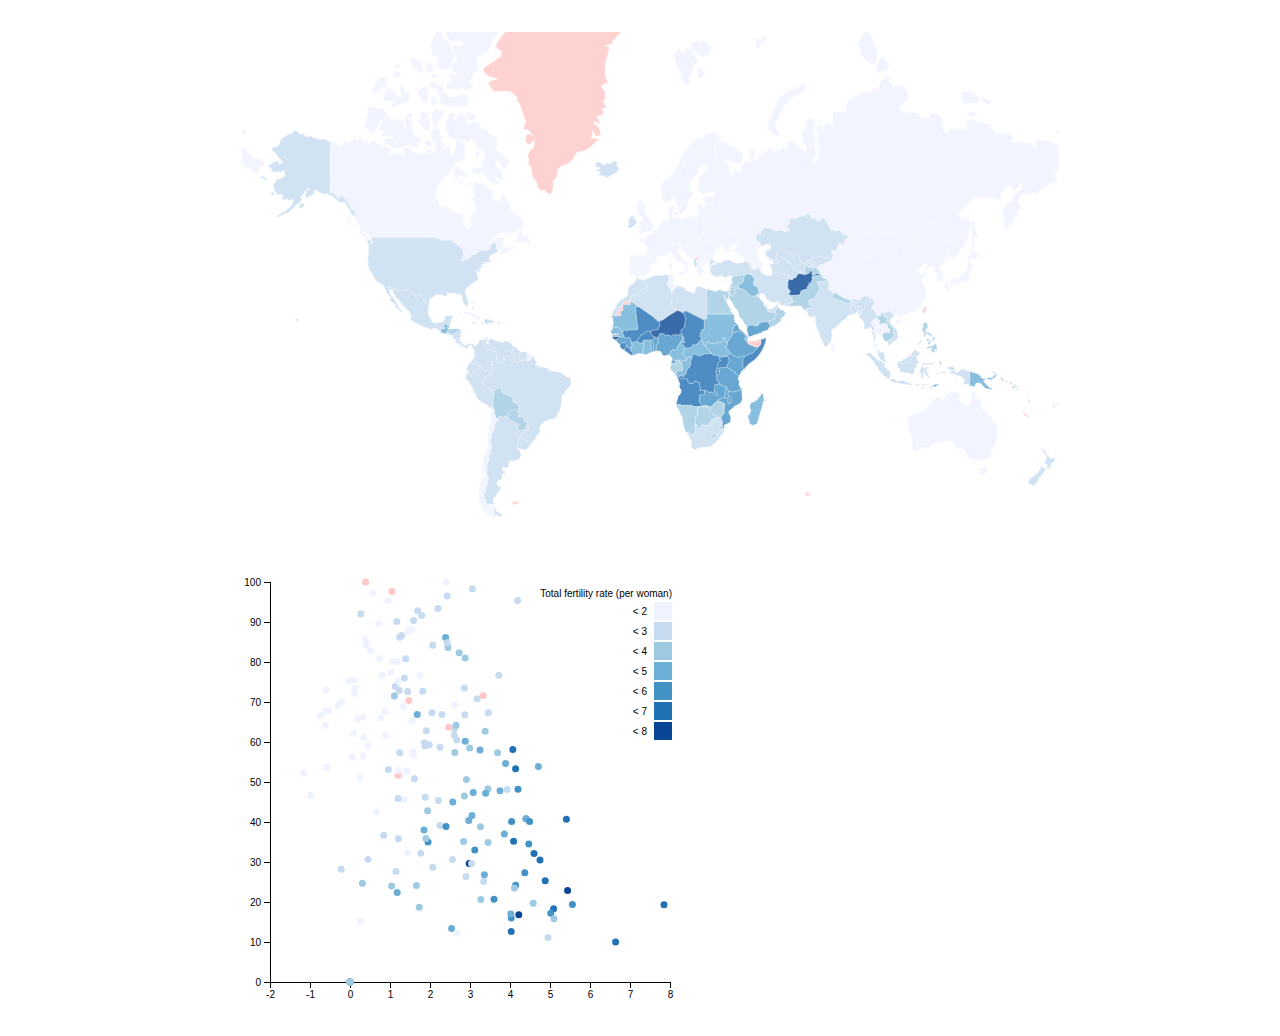
<file: assignment3/interaction1/index.html>
<!DOCTYPE html>
<meta charset="utf-8">
<style>
    body {
        width: 940px;
        margin: 0 auto;
        margin-top: 2em;
    }

    svg {
        font: 10px sans-serif;
    }

    .axis path,
    .axis line {
        fill: none;
        stroke: black;
        shape-rendering: crispEdges;
    }
</style>
<body>
<script src="d3.js"></script>
<script src="topojson.v1.min.js"></script>
<script>
    // let d3 = import(d3.js);
    /**
     * copied from the following resources:
     * http://bl.ocks.org/micahstubbs/281d7b7a7e39a9b59cf80f1b8bd41a72
     * http://bl.ocks.org/msbarry/9911363
     * http://bl.ocks.org/weiglemc/6185069
     *
    **/

	const margin = {top: 0, right: 0, bottom: 0, left: 0};
	const width = 960 - margin.left - margin.right;
	const height = 1000 - margin.top - margin.bottom;

    const color = d3.scaleThreshold()
        .domain([2, 3, 4, 5, 6, 7, 8])
        .range( d3.schemeBlues[7] )
        .unknown(d3.rgb(255,200,200));

	const svg = d3.select('body')
			.append('svg')
			.attr('width', width)
			.attr('height', height);

    const map = svg
        .append('g')
        .attr('class', 'map');

    const scatterplot = svg
        .append('g')
        .attr('class', 'scatterplot')
        .attr("transform", "translate(100,550)");

    const projection = d3.geoMercator()
			.scale(130)
			.translate( [width / 2, height / 1.5/2]);

	const path = d3.geoPath().projection(projection);

    Promise.all([
        d3.csv('who.csv'),
        d3.json('world_countries.json'),
        d3.tsv('world_population.tsv')
    ]).then(function(data) {


        // Parse and show data for vis

		const fertilityById = {};

        let who = data[0];
        let countries = data[1];
        let population = data[2];

        let fieldColor = 'Total fertility rate (per woman)';
        let fieldXAxis = "Urban_population_growth";
        let fieldYAxis = "Urban_population_pct_of_total";

        who.forEach(d => {
            if(d[fieldColor] == '') {
                d[fieldColor] = undefined;
            };
        });

        population.forEach(d =>
        {
            var res = who.find(e =>
            {
                return e.Country == d.name;
            });
            if(typeof res !== 'undefined') {
                res.id = d.id;
            }
        });

        who.forEach(d => { fertilityById[d.id] = +d[fieldColor]; });
        countries.features.forEach(d => { d.population = fertilityById[d.id] });

        svg.append('g')
				.attr('class', 'countries')
				.selectAll('path')
				.data(countries.features)
				.enter().append('path')
                .attr("class", d => { return "COUNTRY-CODE-"+d.id;} )
				.attr('d', path)
				.style('fill', d => color(fertilityById[d.id]))
				.style('stroke', 'white')
				.style('opacity', 0.8)
				.style('stroke-width', 0.3)
				.on('mouseover',function(d){console.log("a")})
				.on('mouseout', function(d){console.log("b")});

		svg.append('path')
				.datum(topojson.mesh(countries.features, (a, b) => a.id !== b.id))
				.attr('class', 'names')
				.attr('d', path);

        // setup x
        var xValue = function(d) { return d[fieldXAxis];}, // data -> value
            xScale = d3.scaleLinear().range([0, height/2-100]), // value -> display
            xMap = function(d) { return xScale(xValue(d));}, // data -> display
            xAxis = d3.axisBottom().scale(xScale);

        // setup y
        var yValue = function(d) { return d[fieldYAxis];}, // data -> value
            yScale = d3.scaleLinear().range([height/2-100, 0]), // value -> display
            yMap = function(d) { return yScale(yValue(d));}, // data -> display
            yAxis = d3.axisLeft().scale(yScale);

        // don't want dots overlapping axis, so add in buffer to data domain
        xScale.domain([-2, 8]);
        yScale.domain([0, 100]);

        // x-axis
        scatterplot.append("g")
            .attr("class", "x axis")
            .attr("transform", "translate(0," + (height/2-100) + ")")
            .call(xAxis)
            .append("text")
            .attr("class", "label")
            .attr("x", xScale(8))
            .attr("y", -6)
            .style("text-anchor", "end")
            .text(fieldXAxis.replace(/_/g, " "));

        // y-axis
        scatterplot.append("g")
            .attr("class", "y axis")
            .call(yAxis)
            .append("text")
            .attr("class", "label")
            .attr("transform", "rotate(-90)")
            .attr("x", 0)
            .attr("y", yScale(100))
            .attr("dy", "1.5em")
            .style("text-anchor", "end")
            .text(fieldYAxis.replace(/_/g, " "));

        // draw dots
        scatterplot.selectAll(".dot")
            .data(who)
            .enter().append("circle")
            .attr("class", d => { return "dot COUNTRY-"+d.Country; } )
            .attr("r", 3.5)
            .attr("cx", xMap)
            .attr("cy", yMap)
            .style("fill", function(d) { return color(d[fieldColor]);})
            .on("mouseover", function(d) {})
            .on("mouseout", function(d) {});

        // draw legend
        var legend = scatterplot.append("g").attr("class", "legend-group").selectAll(".legend")
            .data(color.domain())
            .enter().append("g")
            .attr("class", "legend")
            .attr("transform", function(d, i) { return "translate(-100," + (i+1) * 20 + ")"; });

        // draw legend colored rectangles
        legend.append("rect")
            .attr("x", width/2 + 4)
            .attr("width", 18)
            .attr("height", 18)
            .style("fill", (d,i)=> color(d-0.0001));

        // draw legend text
        legend.append("text")
            .attr("x", width/2 - 3)
            .attr("y", 9)
            .attr("dy", ".35em")
            .style("text-anchor", "end")
            .text(function(d) { return "< "+d;});

        scatterplot.select("g.legend-group")
            .append("g")
            .attr("class", "legend")
            .attr("transform", "translate(-100,0)")
            .append("text")
            .attr("x", width/2+22)
            .attr("y", 0)
            .attr("dy", "1.5em")
            .style("text-anchor", "end")
            .text(fieldColor);

        // Interaction call

        let brush = d3.brush();
        var selected = []
        brush.on("brush", function(d) {
            let coords = d3.event.selection;
            scatterplot.selectAll("circle")
                .style("fill", function(d) {
                    let cx = d3.select(this).attr("cx");
                    let cy = d3.select(this).attr("cy");

                    let selected = isSelected(coords, cx, cy);
                    if (selected) {
                        // console.log(d)
                        svg.selectAll(".COUNTRY-CODE-"+d.id)
                        .style("fill", function(d) {
                            // console.log(selected)
                            return "red"
                        })
                        return "red";
                    } else {
                        svg.selectAll(".COUNTRY-CODE-"+d.id)
                        .style("fill", function(d) {
                            return color(fertilityById[d.id])
                        })
                        return  color(d[fieldColor]);
                    }
                });


            
        })
        scatterplot.append("g").call(brush);

        function isSelected(coords, x, y) {
        let x0 = coords[0][0],
            x1 = coords[1][0],
            y0 = coords[0][1],
            y1 = coords[1][1];
        
        return x0 <= x && x <= x1 && y0 <= y && y <= y1;
    }

    });

</script>
</body>
</html>
</file>
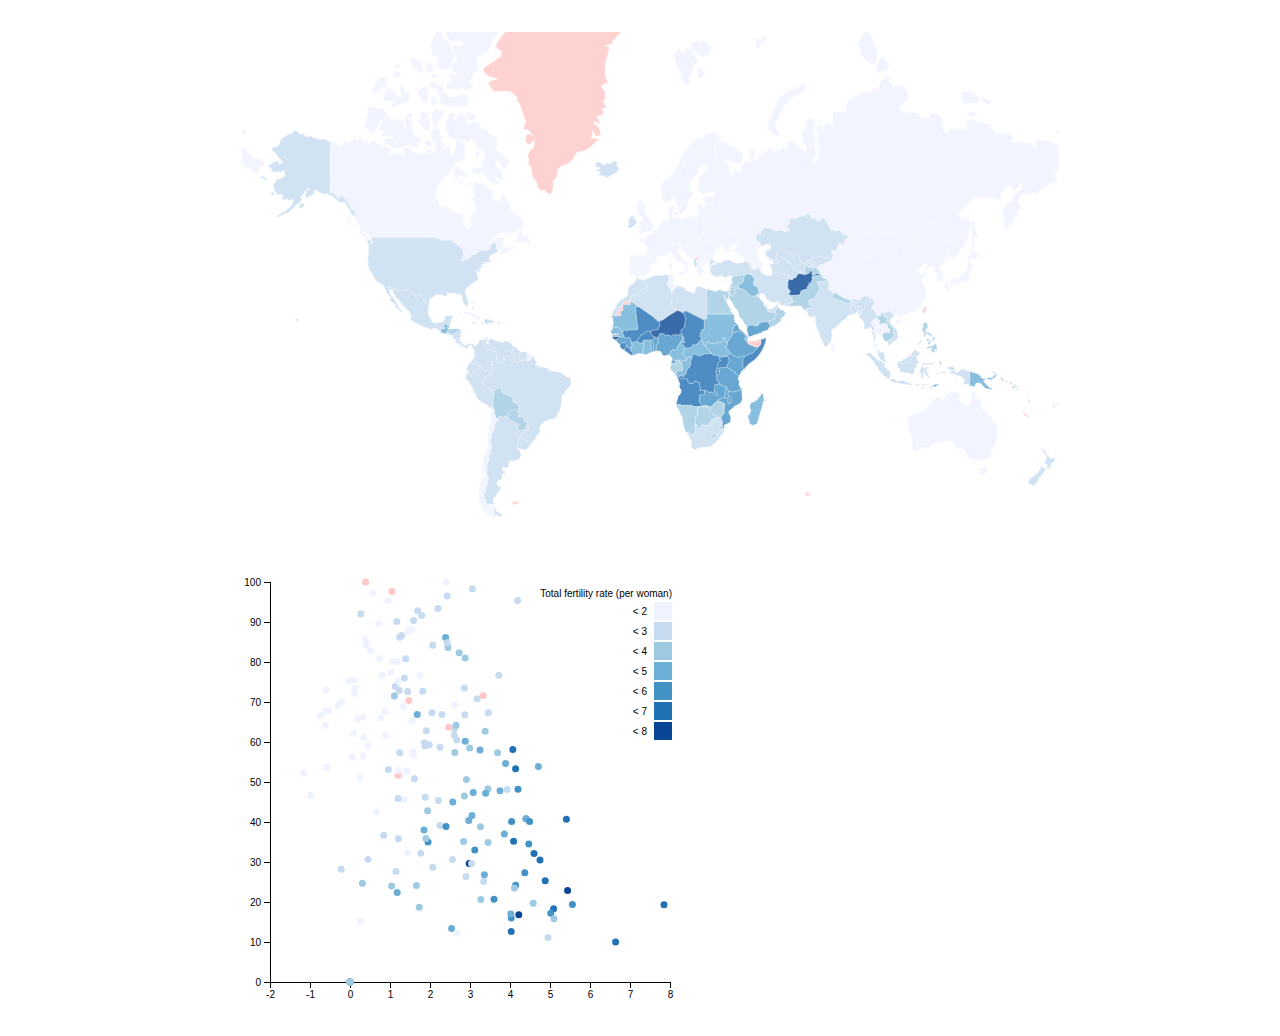
<file: assignment3/interaction2/index.html>
<!DOCTYPE html>
<meta charset="utf-8">
<style>
    body {
        width: 940px;
        margin: 0 auto;
        margin-top: 2em;
    }

    svg {
        font: 10px sans-serif;
    }

    .axis path,
    .axis line {
        fill: none;
        stroke: black;
        shape-rendering: crispEdges;
    }
</style>
<body>
<script src="d3.js"></script>
<script src="topojson.v1.min.js"></script>
<script>
    // let d3 = import(d3.js);
    /**
     * copied from the following resources:
     * http://bl.ocks.org/micahstubbs/281d7b7a7e39a9b59cf80f1b8bd41a72
     * http://bl.ocks.org/msbarry/9911363
     * http://bl.ocks.org/weiglemc/6185069
     *
    **/

	const margin = {top: 0, right: 0, bottom: 0, left: 0};
	const width = 960 - margin.left - margin.right;
	const height = 1000 - margin.top - margin.bottom;

    const color = d3.scaleThreshold()
        .domain([2, 3, 4, 5, 6, 7, 8])
        .range( d3.schemeBlues[7] )
        .unknown(d3.rgb(255,200,200));

	const svg = d3.select('body')
			.append('svg')
			.attr('width', width)
			.attr('height', height);

    const map = svg
        .append('g')
        .attr('class', 'map');

    const scatterplot = svg
        .append('g')
        .attr('class', 'scatterplot')
        .attr("transform", "translate(100,550)");

    const projection = d3.geoMercator()
			.scale(130)
			.translate( [width / 2, height / 1.5/2]);

	const path = d3.geoPath().projection(projection);

    Promise.all([
        d3.csv('who.csv'),
        d3.json('world_countries.json'),
        d3.tsv('world_population.tsv')
    ]).then(function(data) {


        // Parse and show data for vis

		const fertilityById = {};

        let who = data[0];
        let countries = data[1];
        let population = data[2];

        let fieldColor = 'Total fertility rate (per woman)';
        let fieldXAxis = "Urban_population_growth";
        let fieldYAxis = "Urban_population_pct_of_total";

        who.forEach(d => {
            if(d[fieldColor] == '') {
                d[fieldColor] = undefined;
            };
        });

        population.forEach(d =>
        {
            var res = who.find(e =>
            {
                return e.Country == d.name;
            });
            if(typeof res !== 'undefined') {
                res.id = d.id;
            }
        });

        who.forEach(d => { fertilityById[d.id] = +d[fieldColor]; });
        countries.features.forEach(d => { d.population = fertilityById[d.id] });

        svg.append('g')
				.attr('class', 'countries')
				.selectAll('path')
				.data(countries.features)
				.enter().append('path')
                .attr("class", d => { return "COUNTRY-CODE-"+d.id;} )
				.attr('d', path)
				.style('fill', d => color(fertilityById[d.id]))
				.style('stroke', 'white')
				.style('opacity', 0.8)
				.style('stroke-width', 0.3)
				.on('click',function(d){

                    console.log(this.classList)

                    if (!(this.classList.contains("clicked"))) {
                        console.log("a")
                        d3.select(this)
                        .style('stroke', 'black')
                        .style('stroke-width', 3)
                        
                        this.classList.add("clicked")

                        d3.select(this).raise()

                        // let test = d3.select(this)
                        // console.log(test)
                        let country = d3.select(this)._groups[0][0].__data__.properties.name;

                        let id = d3.select(this)._groups[0][0].__data__.id;

                        console.log("country is " + country);

                        scatterplot.selectAll(".dot.COUNTRY-"+country)
                        .style("stroke", function(d) {
                            // console.log(selected)
                            return "black"
                        })
                        .style("stroke-width", "2");

                        scatterplot.select(".dot.COUNTRY-"+country).raise()
                    } else {
                        console.log("b")
                        d3.select(this)
                        .style('stroke', 'white')
                        .style('stroke-width', 0.3)

                        this.classList.remove("clicked")
                        

                        let country = d3.select(this)._groups[0][0].__data__.properties.name;

                        console.log("country is " + country);

                        scatterplot.selectAll(".dot.COUNTRY-"+country)
                        .style("stroke", function(d) {
                            // console.log(selected)
                            return "none"
                        })
                        .style("stroke-width", "1");
                    }

                });

		svg.append('path')
				.datum(topojson.mesh(countries.features, (a, b) => a.id !== b.id))
				.attr('class', 'names')
				.attr('d', path);

        // setup x
        var xValue = function(d) { return d[fieldXAxis];}, // data -> value
            xScale = d3.scaleLinear().range([0, height/2-100]), // value -> display
            xMap = function(d) { return xScale(xValue(d));}, // data -> display
            xAxis = d3.axisBottom().scale(xScale);

        // setup y
        var yValue = function(d) { return d[fieldYAxis];}, // data -> value
            yScale = d3.scaleLinear().range([height/2-100, 0]), // value -> display
            yMap = function(d) { return yScale(yValue(d));}, // data -> display
            yAxis = d3.axisLeft().scale(yScale);

        // don't want dots overlapping axis, so add in buffer to data domain
        xScale.domain([-2, 8]);
        yScale.domain([0, 100]);

        // x-axis
        scatterplot.append("g")
            .attr("class", "x axis")
            .attr("transform", "translate(0," + (height/2-100) + ")")
            .call(xAxis)
            .append("text")
            .attr("class", "label")
            .attr("x", xScale(8))
            .attr("y", -6)
            .style("text-anchor", "end")
            .text(fieldXAxis.replace(/_/g, " "));

        // y-axis
        scatterplot.append("g")
            .attr("class", "y axis")
            .call(yAxis)
            .append("text")
            .attr("class", "label")
            .attr("transform", "rotate(-90)")
            .attr("x", 0)
            .attr("y", yScale(100))
            .attr("dy", "1.5em")
            .style("text-anchor", "end")
            .text(fieldYAxis.replace(/_/g, " "));

        // draw dots
        scatterplot.selectAll(".dot")
            .data(who)
            .enter().append("circle")
            .attr("class", d => { return "dot COUNTRY-"+d.Country; } )
            .attr("r", 3.5)
            .attr("cx", xMap)
            .attr("cy", yMap)
            .style("fill", function(d) { return color(d[fieldColor]);})
            .on("mouseover", function(d) {})
            .on("mouseout", function(d) {});

        // draw legend
        var legend = scatterplot.append("g").attr("class", "legend-group").selectAll(".legend")
            .data(color.domain())
            .enter().append("g")
            .attr("class", "legend")
            .attr("transform", function(d, i) { return "translate(-100," + (i+1) * 20 + ")"; });

        // draw legend colored rectangles
        legend.append("rect")
            .attr("x", width/2 + 4)
            .attr("width", 18)
            .attr("height", 18)
            .style("fill", (d,i)=> color(d-0.0001));

        // draw legend text
        legend.append("text")
            .attr("x", width/2 - 3)
            .attr("y", 9)
            .attr("dy", ".35em")
            .style("text-anchor", "end")
            .text(function(d) { return "< "+d;});

        scatterplot.select("g.legend-group")
            .append("g")
            .attr("class", "legend")
            .attr("transform", "translate(-100,0)")
            .append("text")
            .attr("x", width/2+22)
            .attr("y", 0)
            .attr("dy", "1.5em")
            .style("text-anchor", "end")
            .text(fieldColor);

    });

</script>
</body>
</html>
</file>
<file: design1/style.css>
/* 
h2 {
    text-align: center;
    z-index: 3000;
} */

.line {
    fill: none;
    stroke: steelblue;
    stroke-width: 2px;
  }

#title {
    text-align: center;
}

svg {
    margin: auto;
    display: block;
}

path{
    fill:none;
    stroke:black;
    pointer-events:all;
}
</file>
<file: design2/style.css>
/* 
h2 {
    text-align: center;
    z-index: 3000;
} */

.line {
    fill: none;
    stroke: steelblue;
    stroke-width: 2px;
  }

#title {
    text-align: center;
}

svg {
    margin: auto;
    display: block;
}

path{
    fill:none;
    stroke:black;
    pointer-events:all;
}
</file>
<file: design3/style.css>
/* 
h2 {
    text-align: center;
    z-index: 3000;
} */

.line {
    fill: none;
    stroke: steelblue;
    stroke-width: 2px;
  }

#title {
    text-align: center;
}

svg {
    margin: auto;
    display: block;
}

path{
    fill:none;
    stroke:black;
    pointer-events:all;
}
</file>
<file: project/style.css>
/* 
h2 {
    text-align: center;
    z-index: 3000;
} */

h5 {
    text-align: center;
}

.line {
    fill: none;
    stroke: steelblue;
    stroke-width: 2px;
}

span {
    padding-left: 75px;
}

#title {
    text-align: center;
}

#barlegend {
    position: absolute;
    left: 75px;
    top: 80px;
    border-width: 1px;
    border-radius: 5px;
}

#exitbutton {
    border-width: 2px;
    border-radius: 5px;
    padding: 5px;
    position: absolute;
    right: 100%;
    top: 0;
}

.divider{
    border-top: 2px solid black;
    border-radius: 4px;
}

body {
    font-family: 'Open Sans', sans-serif;
    background-color: #88bdbc;
}

svg {
    display: block;
    margin-left: 10px;
    overflow: auto;
}

path{
    fill:none;
    stroke:black;
    pointer-events:all;
}
</file>
